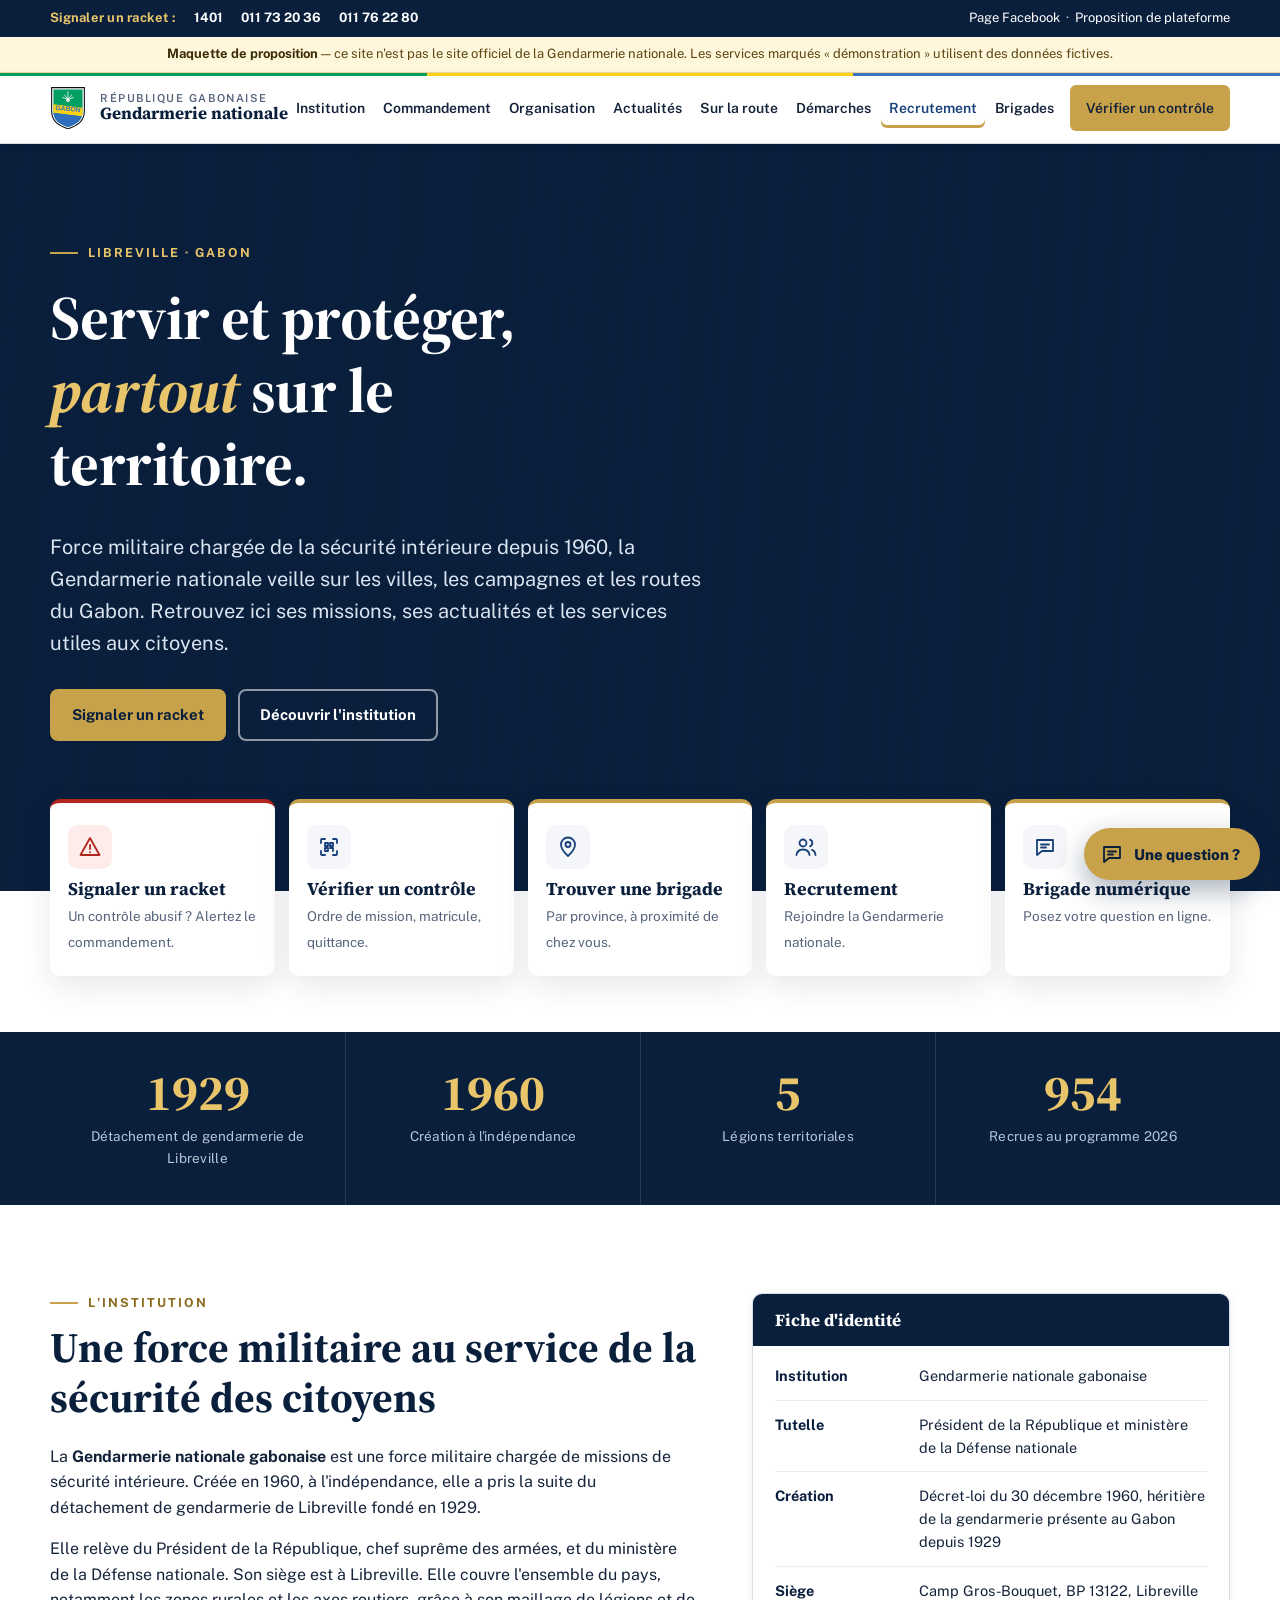
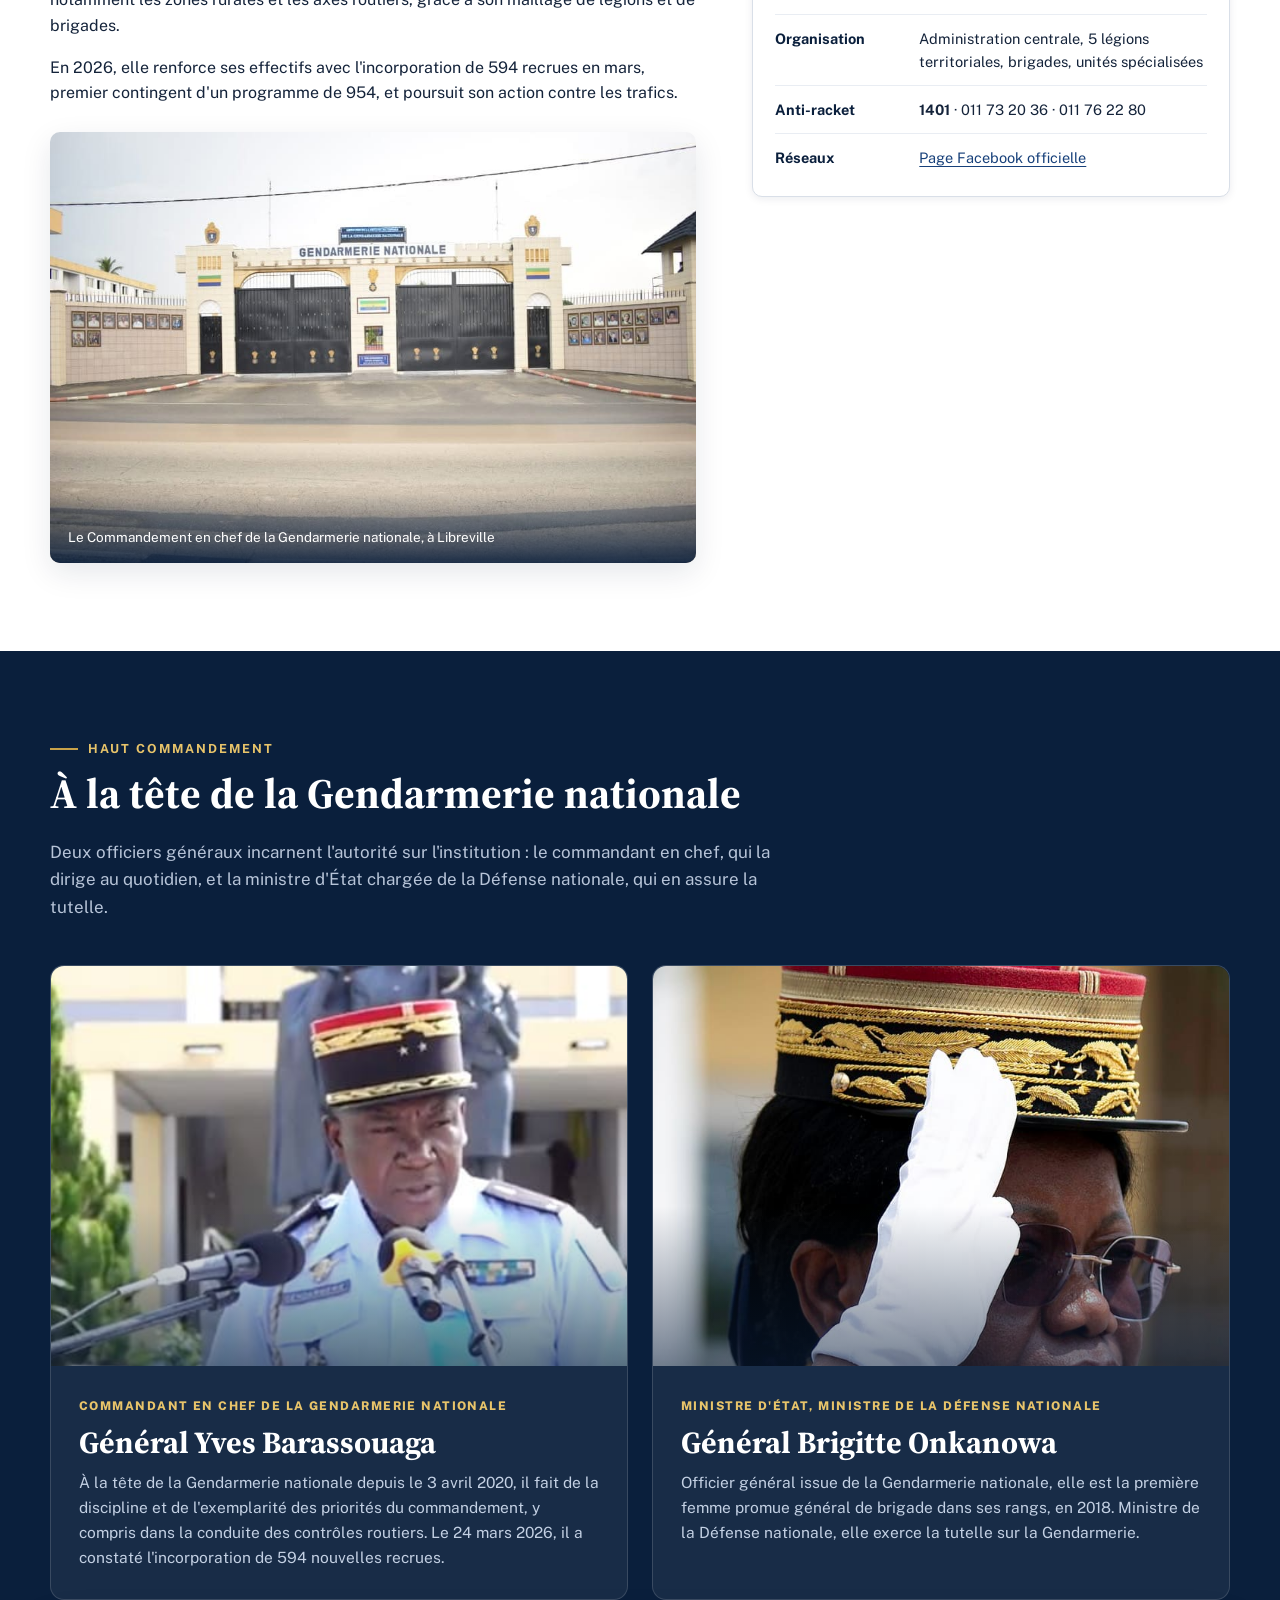
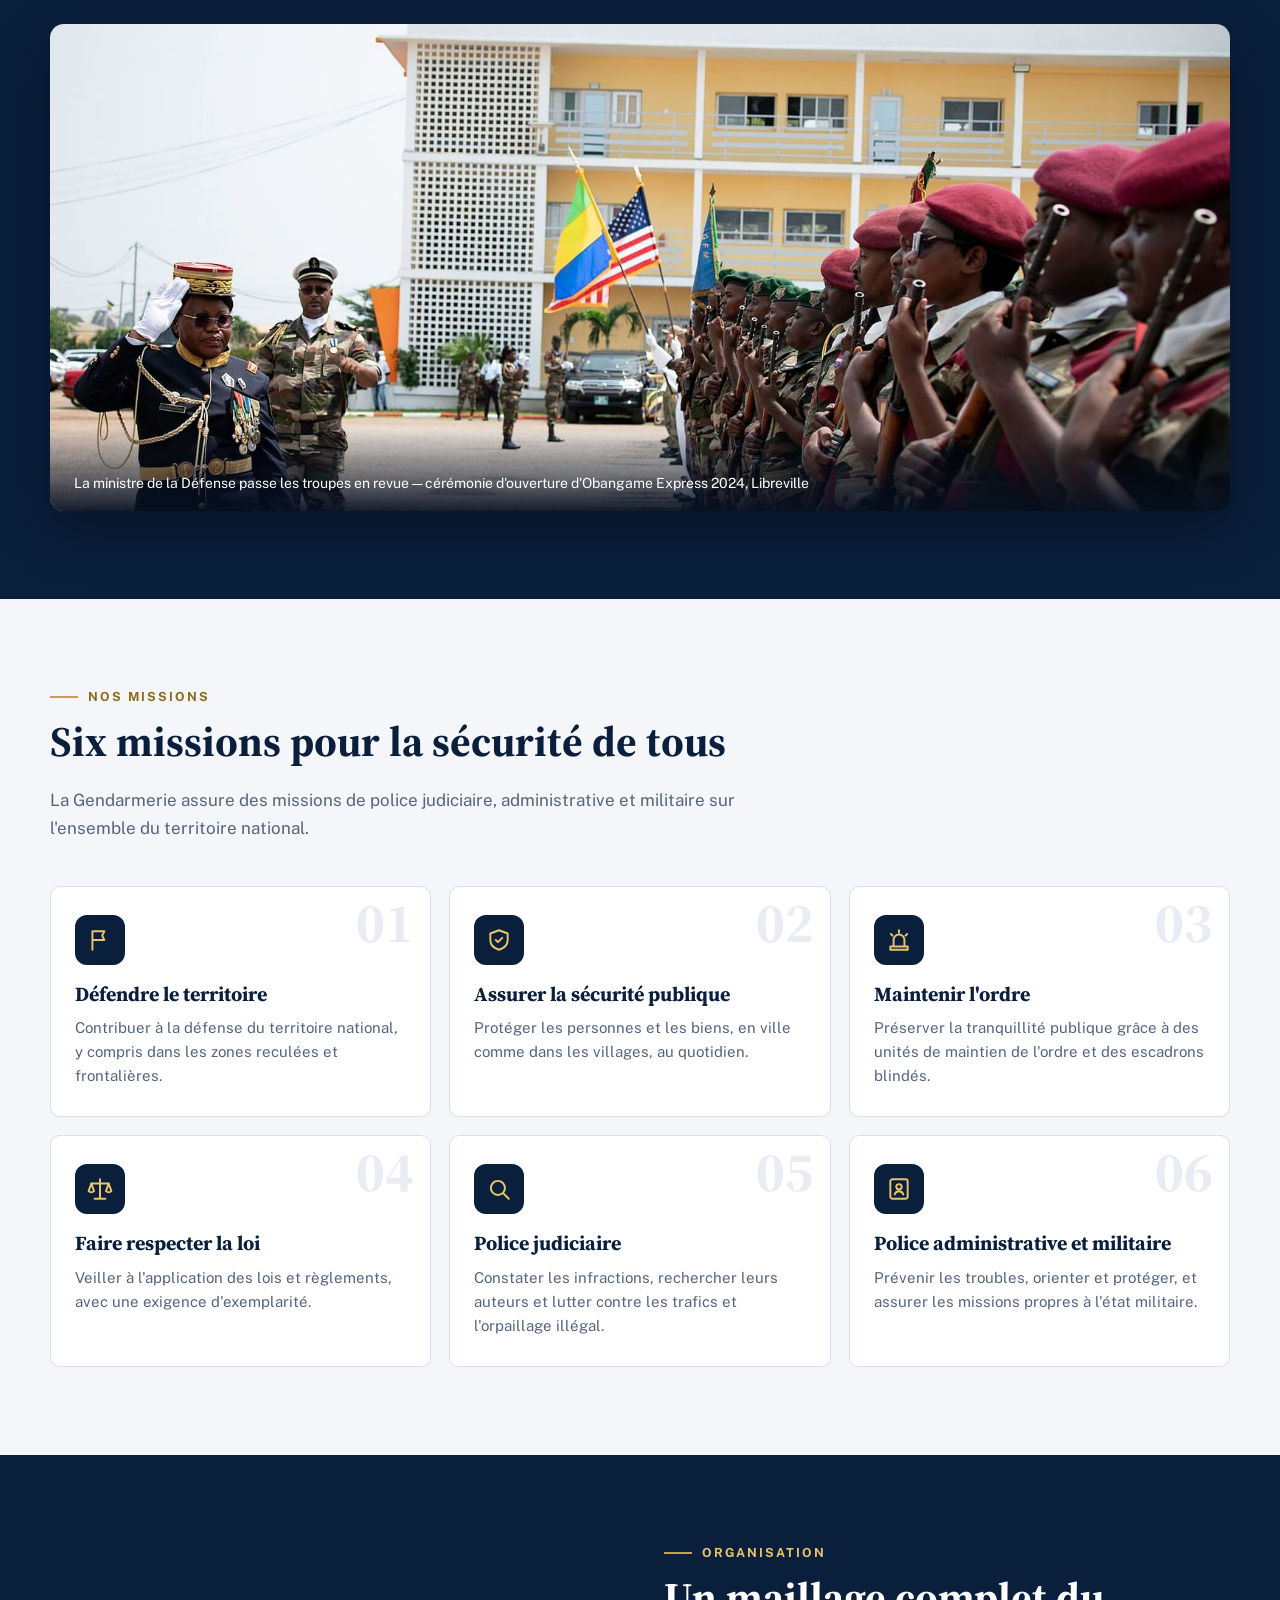
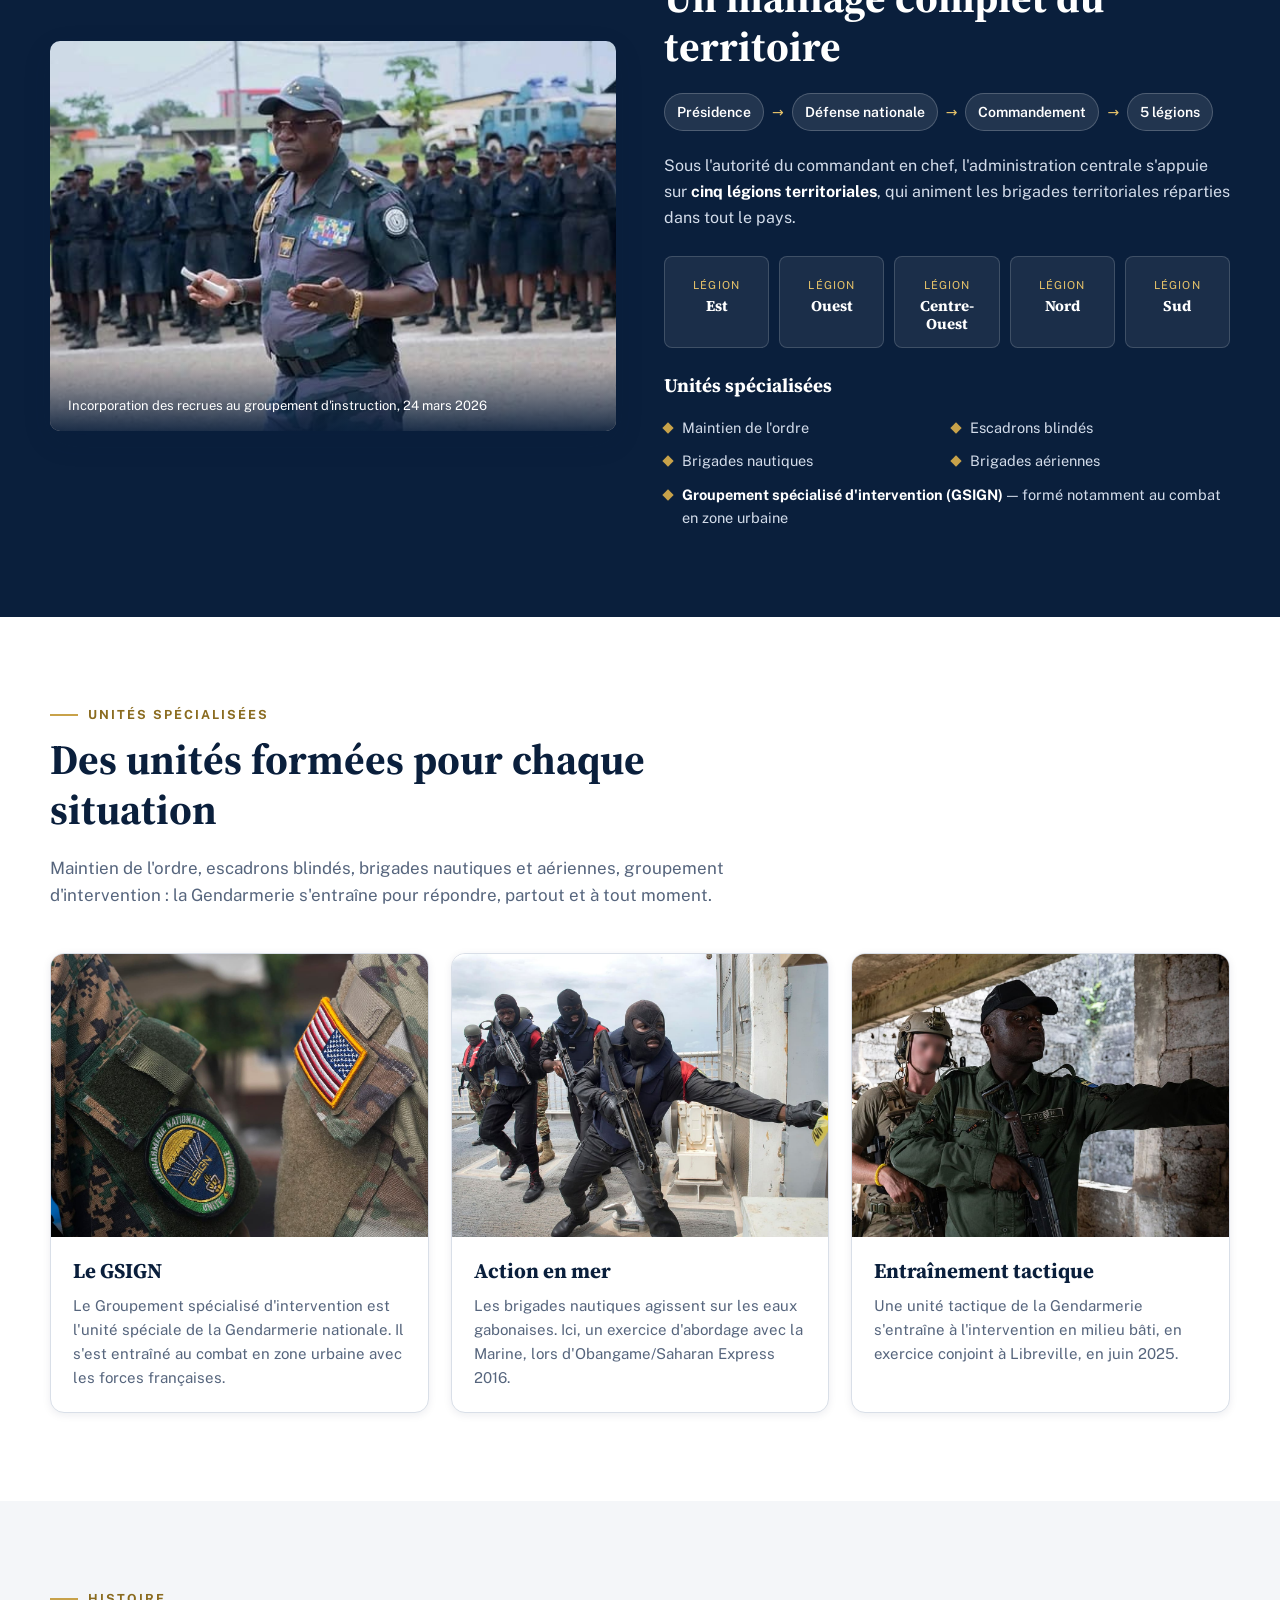
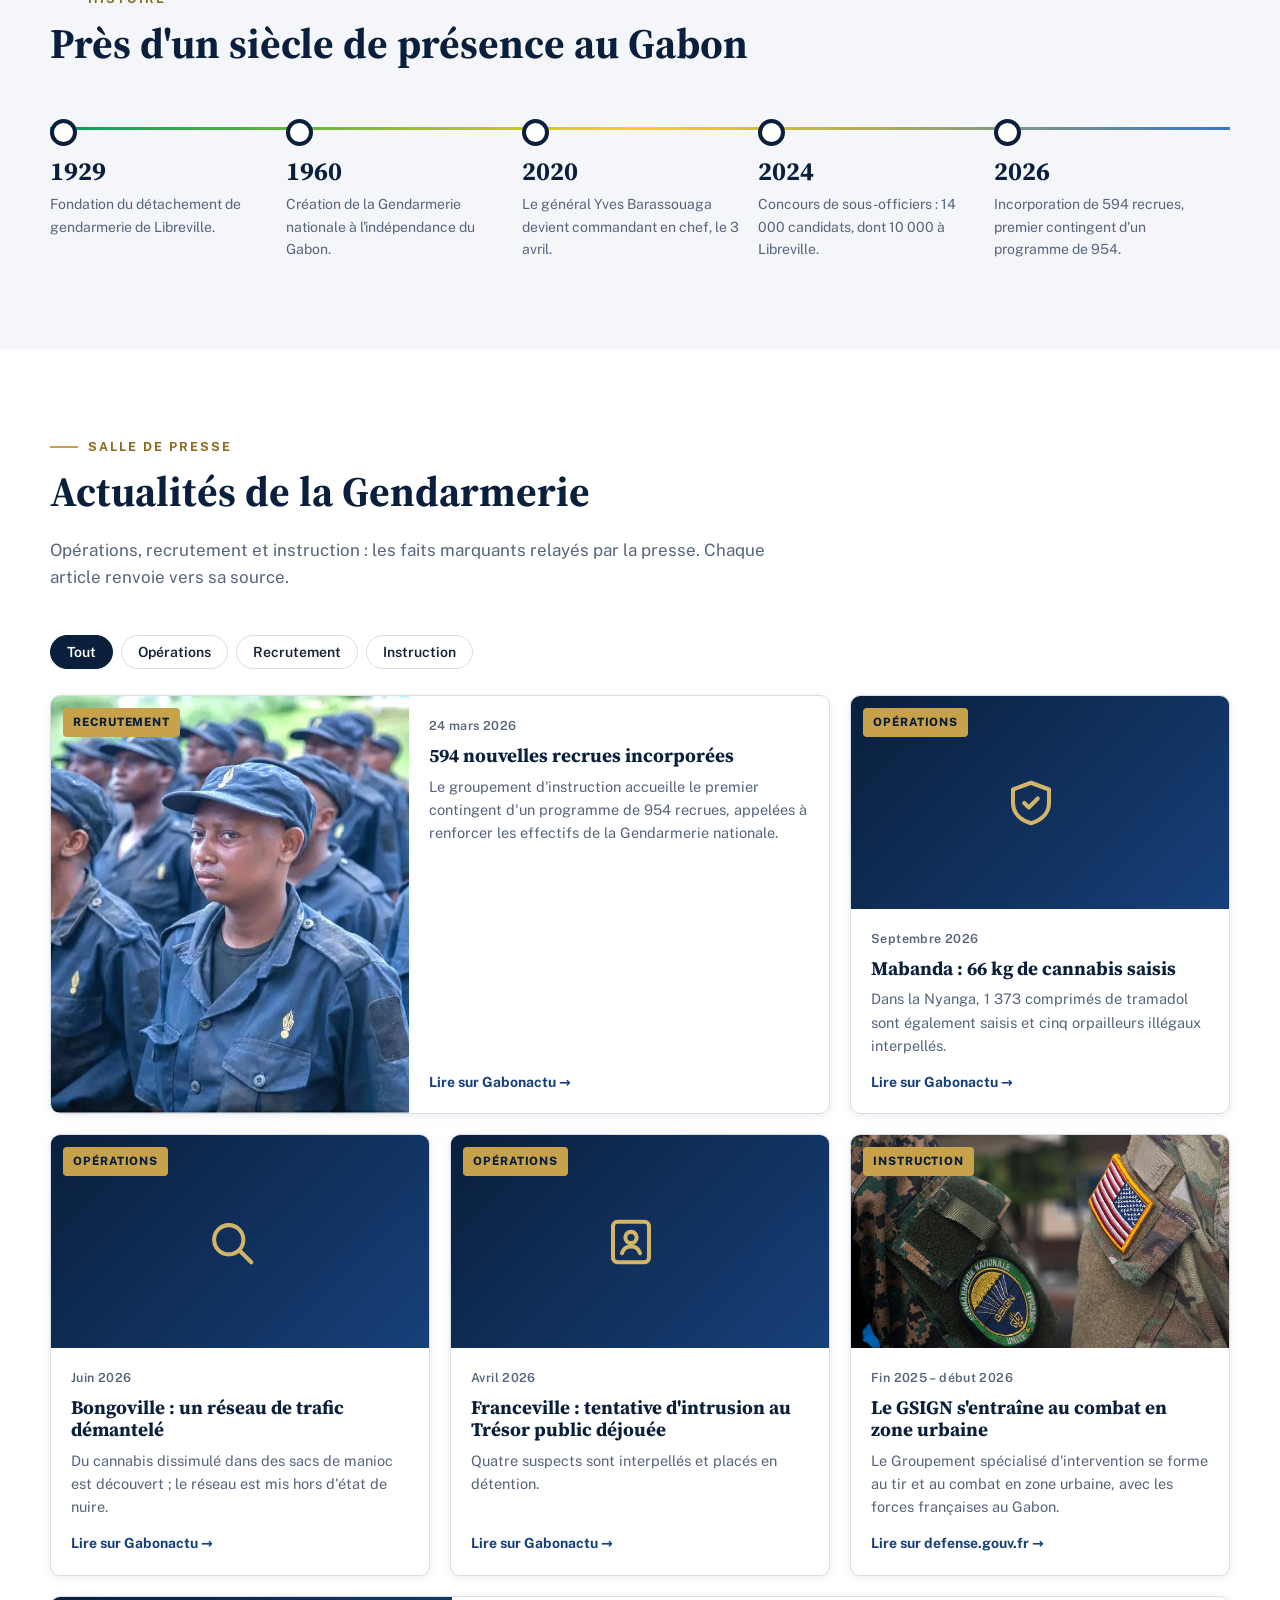
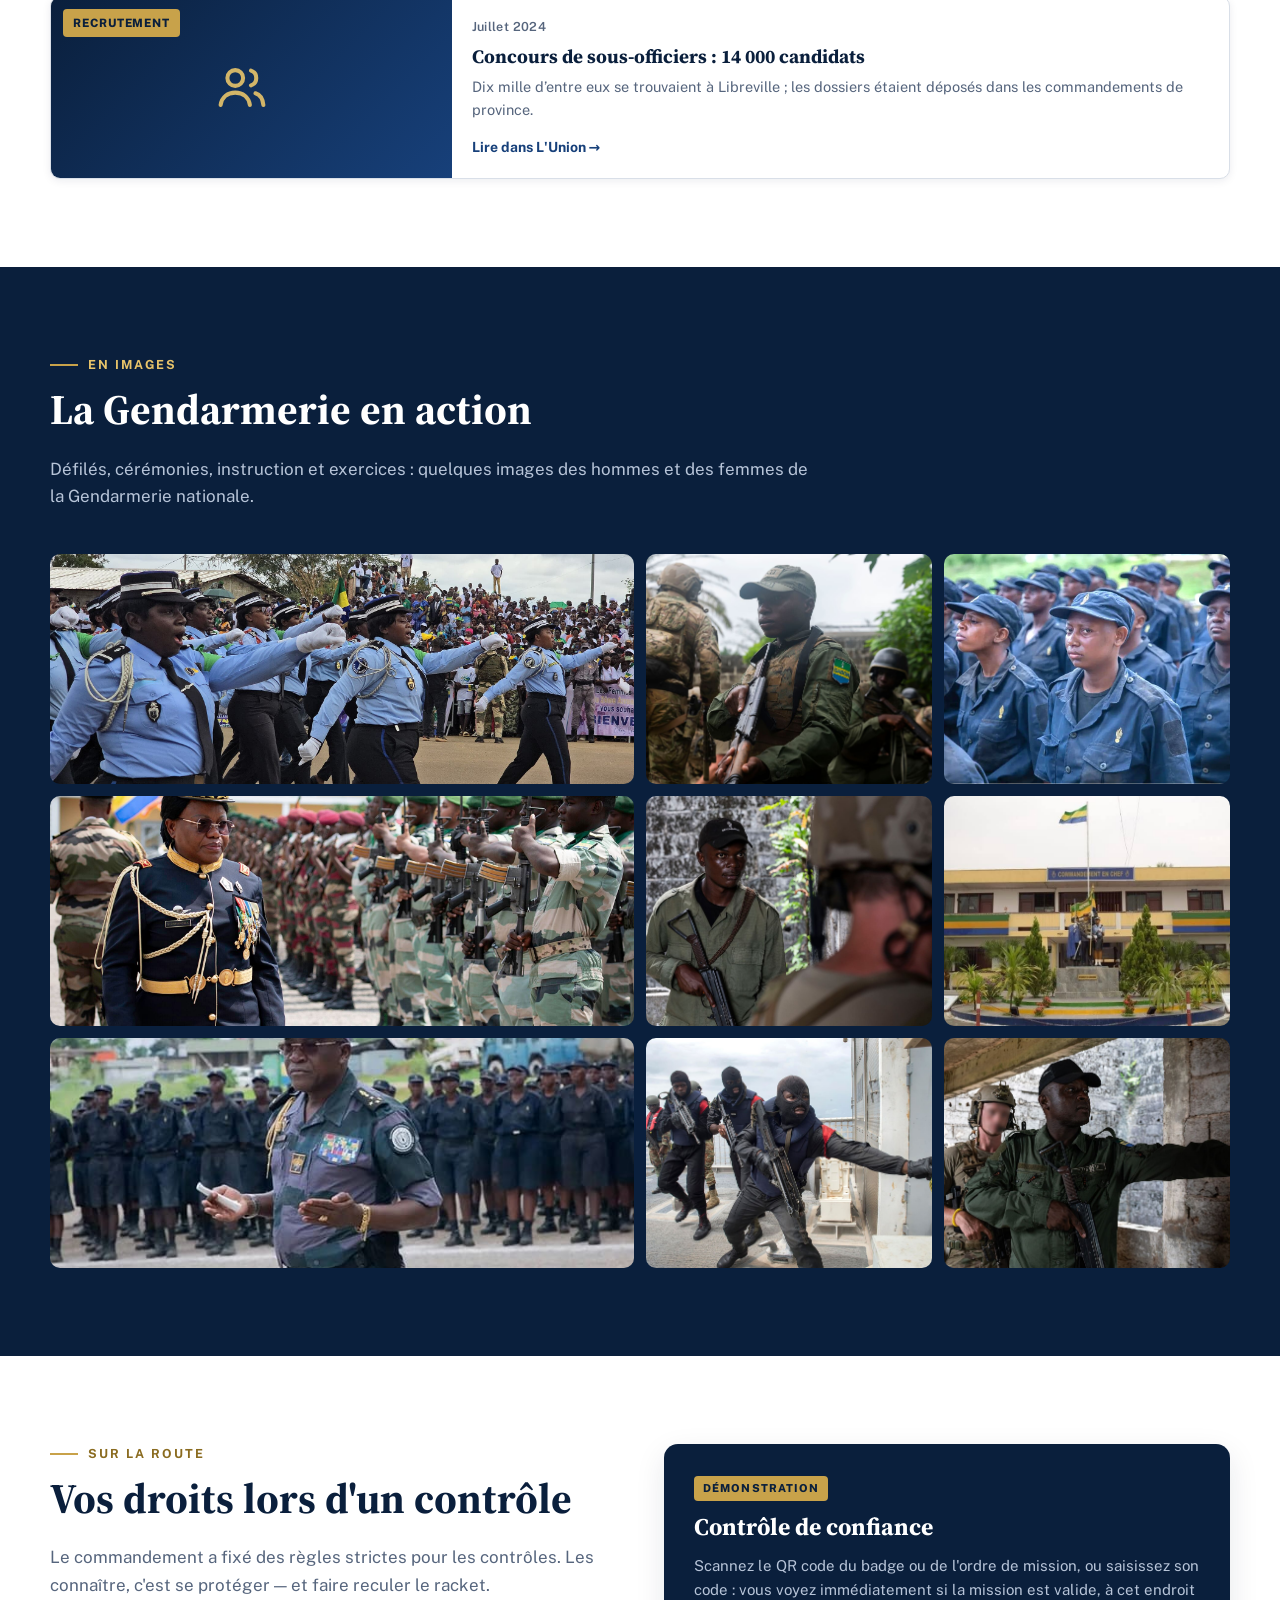
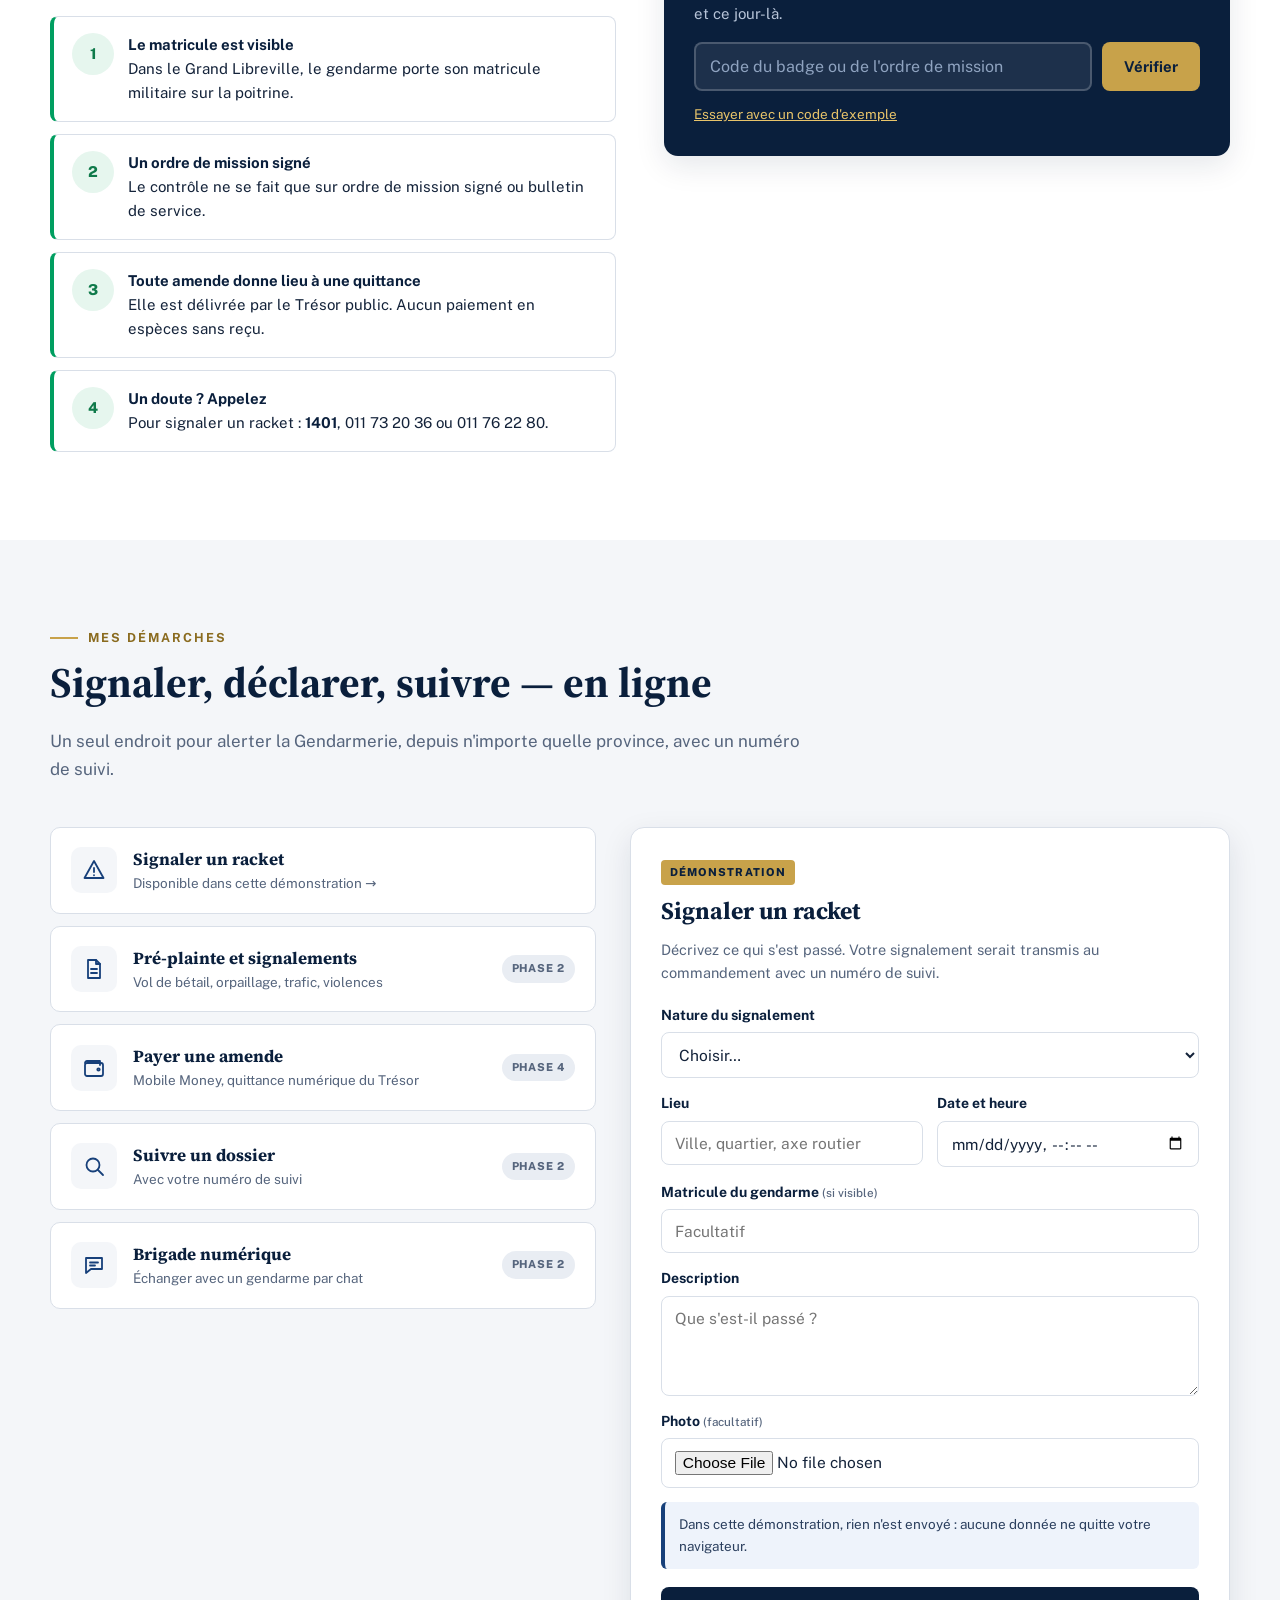
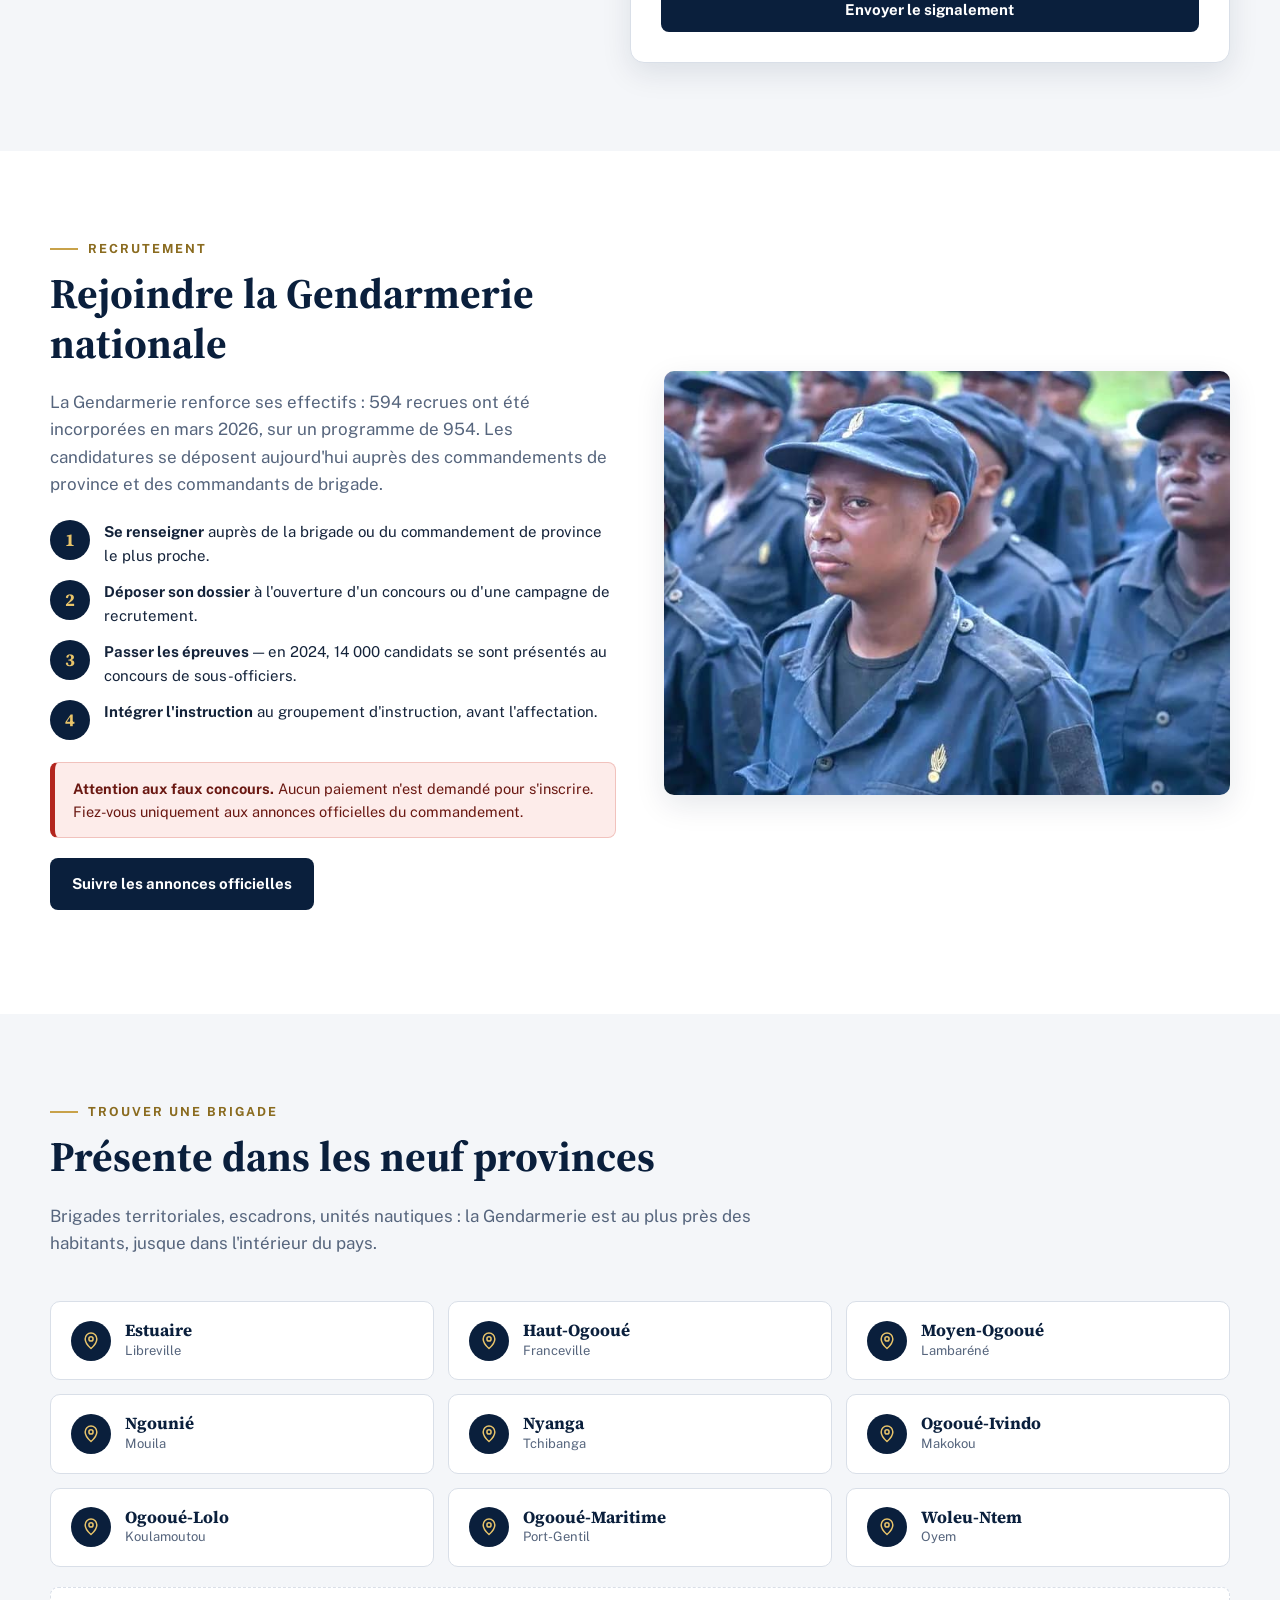
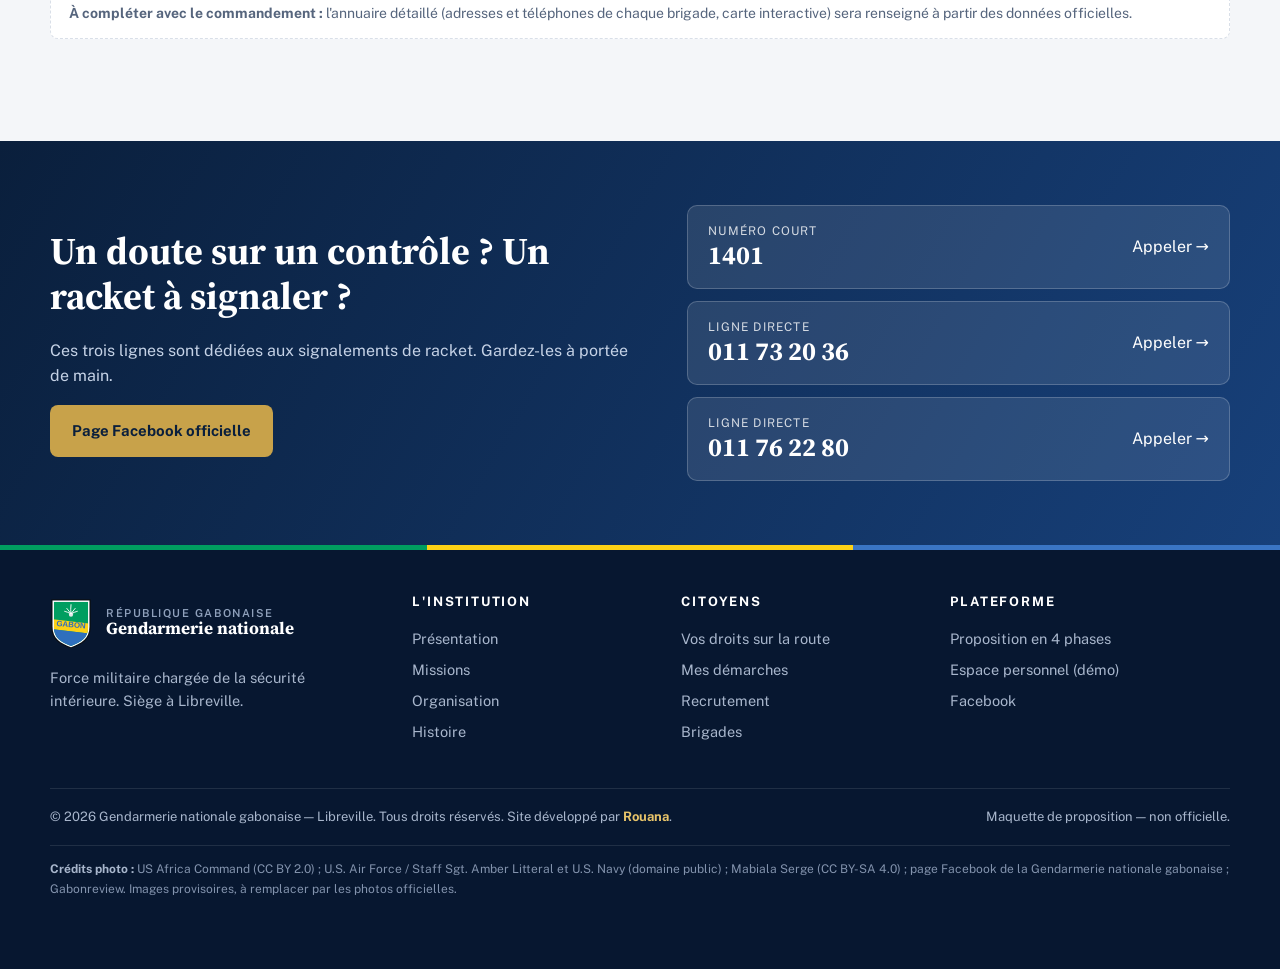
<file: index.html>
<!doctype html>
<html lang="fr">
<head>
<meta charset="utf-8">
<meta name="viewport" content="width=device-width,initial-scale=1">
<title>Gendarmerie nationale gabonaise — Proposition de site institutionnel</title>
<meta name="description" content="Proposition de site institutionnel pour la Gendarmerie nationale gabonaise : missions, organisation, actualités, droits de l'usager sur la route, signalement, recrutement et brigades.">
<meta property="og:title" content="Gendarmerie nationale gabonaise — Proposition de site institutionnel">
<meta property="og:description" content="Un site officiel au service des citoyens : numéros utiles, vérification des contrôles, signalement, recrutement.">
<meta name="theme-color" content="#0a1f3c">
<link rel="icon" href="assets/img/emblem.svg" type="image/svg+xml">
<link rel="preconnect" href="https://fonts.googleapis.com">
<link rel="preconnect" href="https://fonts.gstatic.com" crossorigin>
<link href="https://fonts.googleapis.com/css2?family=Public+Sans:wght@400;500;600;700;800&family=Source+Serif+4:ital,opsz,wght@0,8..60,600;0,8..60,700;1,8..60,600&display=swap" rel="stylesheet">
<link rel="stylesheet" href="assets/css/style.css">
</head>
<body>
<a class="skip" href="#contenu">Aller au contenu</a>

<div class="util">
  <div class="wrap">
    <div class="util__sos"><strong>Signaler un racket :</strong>
      <a class="num" href="tel:1401">1401</a>
      <a class="num" href="tel:+24101732036">011 73 20 36</a>
      <a class="num" href="tel:+24101762280">011 76 22 80</a>
    </div>
    <div class="util__r"><a href="https://www.facebook.com/people/Gendarmerie-Nationale-Gabonaise-Officielle/100068923221450/" target="_blank" rel="noopener">Page Facebook</a> &nbsp;·&nbsp; <a href="plateforme.html">Proposition de plateforme</a></div>
  </div>
</div>
<div class="maquette"><b>Maquette de proposition</b> — ce site n'est pas le site officiel de la Gendarmerie nationale. Les services marqués « démonstration » utilisent des données fictives.</div>

<header class="header">
  <div class="tricolor" style="position:absolute;left:0;right:0;top:0;height:3px"></div>
  <div class="wrap">
    <a class="brand" href="index.html" aria-label="Gendarmerie nationale gabonaise — accueil">
      <img src="assets/img/emblem.svg" alt="">
      <span class="brand__t"><small>République gabonaise</small><b>Gendarmerie nationale</b></span>
    </a>
    <nav class="nav" id="nav" aria-label="Navigation principale">
      <a href="#institution">Institution</a>
      <a href="#commandement">Commandement</a>
      <a href="#organisation">Organisation</a>
      <a href="#actualites">Actualités</a>
      <a href="#route">Sur la route</a>
      <a href="#demarches">Démarches</a>
      <a href="#recrutement">Recrutement</a>
      <a href="#brigades">Brigades</a>
      <a class="btn btn--gold btn--sm" href="#route" style="margin-left:8px">Vérifier un contrôle</a>
    </nav>
    <button class="burger" id="burger" aria-label="Ouvrir le menu" aria-expanded="false"><span></span><span></span><span></span></button>
  </div>
</header>

<main id="contenu">
<!-- HÉRO -->
<div class="hero" id="accueil">
  <div class="hero__bg" aria-hidden="true">
    <div class="slide s1" style="background-image:url(assets/img/hero-defile.jpg)"></div>
    <div class="slide s2" style="background-image:url(assets/img/hero-revue.jpg)"></div>
    <div class="slide s3" style="background-image:url(assets/img/recrues.jpg)"></div>
  </div>
  <div class="wrap">
    <div class="eyebrow">Libreville · Gabon</div>
    <h1>Servir et protéger, <em>partout</em> sur le territoire.</h1>
    <p class="lead">Force militaire chargée de la sécurité intérieure depuis 1960, la Gendarmerie nationale veille sur les villes, les campagnes et les routes du Gabon. Retrouvez ici ses missions, ses actualités et les services utiles aux citoyens.</p>
    <div class="hero__cta">
      <a class="btn btn--gold" href="#demarches">Signaler un racket</a>
      <a class="btn btn--line" href="#institution">Découvrir l'institution</a>
    </div>
  </div>
</div>

<!-- ACCÈS RAPIDES -->
<div class="quick">
  <div class="wrap quick__grid">
    <a class="qcard qcard--alert reveal" href="#demarches"><span class="ic"><svg><use href="assets/img/icons.svg#i-alert"/></svg></span><span><b>Signaler un racket</b><br><span class="d">Un contrôle abusif ? Alertez le commandement.</span></span></a>
    <a class="qcard reveal" href="#route"><span class="ic"><svg><use href="assets/img/icons.svg#i-scan"/></svg></span><span><b>Vérifier un contrôle</b><br><span class="d">Ordre de mission, matricule, quittance.</span></span></a>
    <a class="qcard reveal" href="#brigades"><span class="ic"><svg><use href="assets/img/icons.svg#i-pin"/></svg></span><span><b>Trouver une brigade</b><br><span class="d">Par province, à proximité de chez vous.</span></span></a>
    <a class="qcard reveal" href="#recrutement"><span class="ic"><svg><use href="assets/img/icons.svg#i-users"/></svg></span><span><b>Recrutement</b><br><span class="d">Rejoindre la Gendarmerie nationale.</span></span></a>
    <a class="qcard reveal" href="#" data-open-chat><span class="ic"><svg><use href="assets/img/icons.svg#i-chat"/></svg></span><span><b>Brigade numérique</b><br><span class="d">Posez votre question en ligne.</span></span></a>
  </div>
</div>

<!-- CHIFFRES -->
<div class="stats" style="margin-top:56px">
  <div class="wrap stats__grid">
    <div class="stat"><b data-count="1929">1929</b><span>Détachement de gendarmerie de Libreville</span></div>
    <div class="stat"><b data-count="1960">1960</b><span>Création à l'indépendance</span></div>
    <div class="stat"><b data-count="5">5</b><span>Légions territoriales</span></div>
    <div class="stat"><b data-count="954">954</b><span>Recrues au programme 2026</span></div>
  </div>
</div>

<!-- INSTITUTION -->
<section id="institution">
  <div class="wrap split">
    <div class="reveal">
      <div class="kicker">L'institution</div>
      <h2 style="font-size:clamp(28px,3.4vw,42px)">Une force militaire au service de la sécurité des citoyens</h2>
      <p>La <b>Gendarmerie nationale gabonaise</b> est une force militaire chargée de missions de sécurité intérieure. Créée en 1960, à l'indépendance, elle a pris la suite du détachement de gendarmerie de Libreville fondé en 1929.</p>
      <p>Elle relève du Président de la République, chef suprême des armées, et du ministère de la Défense nationale. Son siège est à Libreville. Elle couvre l'ensemble du pays, notamment les zones rurales et les axes routiers, grâce à son maillage de légions et de brigades.</p>
      <p>En 2026, elle renforce ses effectifs avec l'incorporation de 594 recrues en mars, premier contingent d'un programme de 954, et poursuit son action contre les trafics.</p>
      <figure class="hq">
        <img src="assets/img/portail-commandement.jpg" alt="Portail d'entrée de la Gendarmerie nationale à Libreville" loading="lazy">
        <figcaption>Le Commandement en chef de la Gendarmerie nationale, à Libreville</figcaption>
      </figure>
    </div>
    <aside class="fiche reveal">
      <h3>Fiche d'identité</h3>
      <dl>
        <div><dt>Institution</dt><dd>Gendarmerie nationale gabonaise</dd></div>
        <div><dt>Tutelle</dt><dd>Président de la République et ministère de la Défense nationale</dd></div>
        <div><dt>Création</dt><dd>Décret-loi du 30 décembre 1960, héritière de la gendarmerie présente au Gabon depuis 1929</dd></div>
        <div><dt>Siège</dt><dd>Camp Gros-Bouquet, BP 13122, Libreville</dd></div>
        <div><dt>Organisation</dt><dd>Administration centrale, 5 légions territoriales, brigades, unités spécialisées</dd></div>
        <div><dt>Anti-racket</dt><dd><b>1401</b> · 011 73 20 36 · 011 76 22 80</dd></div>
        <div><dt>Réseaux</dt><dd><a href="https://www.facebook.com/people/Gendarmerie-Nationale-Gabonaise-Officielle/100068923221450/" target="_blank" rel="noopener">Page Facebook officielle</a></dd></div>
      </dl>
    </aside>
  </div>
</section>


<!-- COMMANDEMENT -->
<section class="sec--dark" id="commandement">
  <div class="wrap">
    <div class="sec-h reveal"><div class="kicker">Haut commandement</div><h2>À la tête de la Gendarmerie nationale</h2><p>Deux officiers généraux incarnent l'autorité sur l'institution : le commandant en chef, qui la dirige au quotidien, et la ministre d'État chargée de la Défense nationale, qui en assure la tutelle.</p></div>
    <div class="gen">
      <article class="gcard reveal">
        <div class="gcard__i"><img src="assets/img/commandant.jpg" alt="Le général Yves Barassouaga, commandant en chef de la Gendarmerie nationale" loading="lazy" style="object-position:50% 12%"></div>
        <div class="gcard__b">
          <span class="tag">Commandant en chef de la Gendarmerie nationale</span>
          <h3>Général Yves Barassouaga</h3>
          <p>À la tête de la Gendarmerie nationale depuis le 3 avril 2020, il fait de la discipline et de l'exemplarité des priorités du commandement, y compris dans la conduite des contrôles routiers. Le 24 mars 2026, il a constaté l'incorporation de 594 nouvelles recrues.</p>
        </div>
      </article>
      <article class="gcard reveal">
        <div class="gcard__i"><img src="assets/img/general-onkanowa.jpg" alt="Le général Brigitte Onkanowa, ministre d'État, ministre de la Défense nationale" loading="lazy" style="object-position:50% 8%"></div>
        <div class="gcard__b">
          <span class="tag">Ministre d'État, ministre de la Défense nationale</span>
          <h3>Général Brigitte Onkanowa</h3>
          <p>Officier général issue de la Gendarmerie nationale, elle est la première femme promue général de brigade dans ses rangs, en 2018. Ministre de la Défense nationale, elle exerce la tutelle sur la Gendarmerie.</p>
        </div>
      </article>
    </div>
    <figure class="revue reveal">
      <img src="assets/img/revue-ministre.jpg" alt="La ministre de la Défense passe en revue une unité en armes" loading="lazy">
      <figcaption>La ministre de la Défense passe les troupes en revue — cérémonie d'ouverture d'Obangame Express 2024, Libreville</figcaption>
    </figure>
  </div>
</section>

<!-- MISSIONS -->
<section class="sec--alt" id="missions">
  <div class="wrap">
    <div class="sec-h reveal"><div class="kicker">Nos missions</div><h2>Six missions pour la sécurité de tous</h2><p>La Gendarmerie assure des missions de police judiciaire, administrative et militaire sur l'ensemble du territoire national.</p></div>
    <div class="mgrid">
      <article class="mcard reveal"><span class="n">01</span><div class="ic"><svg><use href="assets/img/icons.svg#i-flag"/></svg></div><h3>Défendre le territoire</h3><p>Contribuer à la défense du territoire national, y compris dans les zones reculées et frontalières.</p></article>
      <article class="mcard reveal"><span class="n">02</span><div class="ic"><svg><use href="assets/img/icons.svg#i-shield"/></svg></div><h3>Assurer la sécurité publique</h3><p>Protéger les personnes et les biens, en ville comme dans les villages, au quotidien.</p></article>
      <article class="mcard reveal"><span class="n">03</span><div class="ic"><svg><use href="assets/img/icons.svg#i-siren"/></svg></div><h3>Maintenir l'ordre</h3><p>Préserver la tranquillité publique grâce à des unités de maintien de l'ordre et des escadrons blindés.</p></article>
      <article class="mcard reveal"><span class="n">04</span><div class="ic"><svg><use href="assets/img/icons.svg#i-scale"/></svg></div><h3>Faire respecter la loi</h3><p>Veiller à l'application des lois et règlements, avec une exigence d'exemplarité.</p></article>
      <article class="mcard reveal"><span class="n">05</span><div class="ic"><svg><use href="assets/img/icons.svg#i-search"/></svg></div><h3>Police judiciaire</h3><p>Constater les infractions, rechercher leurs auteurs et lutter contre les trafics et l'orpaillage illégal.</p></article>
      <article class="mcard reveal"><span class="n">06</span><div class="ic"><svg><use href="assets/img/icons.svg#i-badge"/></svg></div><h3>Police administrative et militaire</h3><p>Prévenir les troubles, orienter et protéger, et assurer les missions propres à l'état militaire.</p></article>
    </div>
  </div>
</section>

<!-- ORGANISATION -->
<section class="sec--dark" id="organisation">
  <div class="wrap org">
    <figure class="org__photo reveal" style="margin:0">
      <img src="assets/img/instruction.jpg" alt="Un officier s'adresse à une unité de gendarmes en rang lors de l'incorporation des recrues" loading="lazy">
      <figcaption>Incorporation des recrues au groupement d'instruction, 24 mars 2026</figcaption>
    </figure>
    <div class="reveal">
      <div class="kicker">Organisation</div>
      <h2 style="font-size:clamp(28px,3.4vw,42px)">Un maillage complet du territoire</h2>
      <div class="chain"><span>Présidence</span><i>→</i><span>Défense nationale</span><i>→</i><span>Commandement</span><i>→</i><span>5 légions</span></div>
      <p>Sous l'autorité du commandant en chef, l'administration centrale s'appuie sur <b style="color:#fff">cinq légions territoriales</b>, qui animent les brigades territoriales réparties dans tout le pays.</p>
      <div class="legions">
        <div class="leg"><small>Légion</small><b>Est</b></div>
        <div class="leg"><small>Légion</small><b>Ouest</b></div>
        <div class="leg"><small>Légion</small><b>Centre-Ouest</b></div>
        <div class="leg"><small>Légion</small><b>Nord</b></div>
        <div class="leg"><small>Légion</small><b>Sud</b></div>
      </div>
      <h3 style="font-size:19px;margin-top:26px">Unités spécialisées</h3>
      <ul class="units">
        <li>Maintien de l'ordre</li>
        <li>Escadrons blindés</li>
        <li>Brigades nautiques</li>
        <li>Brigades aériennes</li>
        <li style="grid-column:1/-1"><span><b style="color:#fff">Groupement spécialisé d'intervention (GSIGN)</b> — formé notamment au combat en zone urbaine</span></li>
      </ul>
    </div>
  </div>
</section>


<!-- UNITÉS SPÉCIALISÉES -->
<section id="unites">
  <div class="wrap">
    <div class="sec-h reveal"><div class="kicker">Unités spécialisées</div><h2>Des unités formées pour chaque situation</h2><p>Maintien de l'ordre, escadrons blindés, brigades nautiques et aériennes, groupement d'intervention : la Gendarmerie s'entraîne pour répondre, partout et à tout moment.</p></div>
    <div class="ucards">
      <article class="ucard reveal"><div class="ucard__i"><img src="assets/img/gsign-ecusson.jpg" alt="Écusson du GSIGN, Gendarmerie nationale — unité spéciale" loading="lazy"></div><div class="ucard__b"><h3>Le GSIGN</h3><p>Le Groupement spécialisé d'intervention est l'unité spéciale de la Gendarmerie nationale. Il s'est entraîné au combat en zone urbaine avec les forces françaises.</p></div></article>
      <article class="ucard reveal"><div class="ucard__i"><img src="assets/img/action-mer.jpg" alt="Gendarmes et marins gabonais lors d'un exercice d'abordage à bord d'un navire" loading="lazy"></div><div class="ucard__b"><h3>Action en mer</h3><p>Les brigades nautiques agissent sur les eaux gabonaises. Ici, un exercice d'abordage avec la Marine, lors d'Obangame/Saharan Express 2016.</p></div></article>
      <article class="ucard reveal"><div class="ucard__i"><img src="assets/img/unite-tactique-2.jpg" alt="Gendarme gabonais lors d'un exercice tactique conjoint à Libreville" loading="lazy"></div><div class="ucard__b"><h3>Entraînement tactique</h3><p>Une unité tactique de la Gendarmerie s'entraîne à l'intervention en milieu bâti, en exercice conjoint à Libreville, en juin 2025.</p></div></article>
    </div>
  </div>
</section>

<!-- HISTOIRE -->
<section class="sec--alt" id="histoire">
  <div class="wrap">
    <div class="sec-h reveal"><div class="kicker">Histoire</div><h2>Près d'un siècle de présence au Gabon</h2></div>
    <div class="tl">
      <div class="tl__i reveal"><b>1929</b><p>Fondation du détachement de gendarmerie de Libreville.</p></div>
      <div class="tl__i reveal"><b>1960</b><p>Création de la Gendarmerie nationale à l'indépendance du Gabon.</p></div>
      <div class="tl__i reveal"><b>2020</b><p>Le général Yves Barassouaga devient commandant en chef, le 3 avril.</p></div>
      <div class="tl__i reveal"><b>2024</b><p>Concours de sous-officiers : 14 000 candidats, dont 10 000 à Libreville.</p></div>
      <div class="tl__i reveal"><b>2026</b><p>Incorporation de 594 recrues, premier contingent d'un programme de 954.</p></div>
    </div>
  </div>
</section>

<!-- ACTUALITÉS -->
<section id="actualites">
  <div class="wrap">
    <div class="sec-h reveal"><div class="kicker">Salle de presse</div><h2>Actualités de la Gendarmerie</h2><p>Opérations, recrutement et instruction : les faits marquants relayés par la presse. Chaque article renvoie vers sa source.</p></div>
    <div class="chips" role="group" aria-label="Filtrer les actualités">
      <button class="chip on" data-f="all">Tout</button>
      <button class="chip" data-f="op">Opérations</button>
      <button class="chip" data-f="rec">Recrutement</button>
      <button class="chip" data-f="ins">Instruction</button>
    </div>
    <div class="ngrid">
      <article class="news news--big reveal" data-c="rec">
        <div class="news__img" style="background-image:url(assets/img/recrues.jpg)"><span class="cat">Recrutement</span></div>
        <div class="news__b"><time>24 mars 2026</time><h3>594 nouvelles recrues incorporées</h3><p>Le groupement d'instruction accueille le premier contingent d'un programme de 954 recrues, appelées à renforcer les effectifs de la Gendarmerie nationale.</p><a class="more" href="https://gabonactu.com/blog/2026/03/24/gendarmerie-nationale-une-premiere-cuvee-de-594-nouvelles-recrues-en-casernement" target="_blank" rel="noopener">Lire sur Gabonactu</a></div>
      </article>
      <article class="news reveal" data-c="op">
        <div class="news__img ph"><svg><use href="assets/img/icons.svg#i-shield"/></svg><span class="cat">Opérations</span></div>
        <div class="news__b"><time>Septembre 2026</time><h3>Mabanda : 66 kg de cannabis saisis</h3><p>Dans la Nyanga, 1 373 comprimés de tramadol sont également saisis et cinq orpailleurs illégaux interpellés.</p><a class="more" href="https://gabonactu.com/blog/2026/09/16/tchibanga-orpailleurs-illegaux-et-dealers-pris-en-flagrant-delit" target="_blank" rel="noopener">Lire sur Gabonactu</a></div>
      </article>
      <article class="news reveal" data-c="op">
        <div class="news__img ph"><svg><use href="assets/img/icons.svg#i-search"/></svg><span class="cat">Opérations</span></div>
        <div class="news__b"><time>Juin 2026</time><h3>Bongoville : un réseau de trafic démantelé</h3><p>Du cannabis dissimulé dans des sacs de manioc est découvert ; le réseau est mis hors d'état de nuire.</p><a class="more" href="https://gabonactu.com/blog/2026/06/10/leconi-bongoville-du-cannabis-enfouis-dans-des-sacs-de-maniocs/" target="_blank" rel="noopener">Lire sur Gabonactu</a></div>
      </article>
      <article class="news reveal" data-c="op">
        <div class="news__img ph"><svg><use href="assets/img/icons.svg#i-badge"/></svg><span class="cat">Opérations</span></div>
        <div class="news__b"><time>Avril 2026</time><h3>Franceville : tentative d'intrusion au Trésor public déjouée</h3><p>Quatre suspects sont interpellés et placés en détention.</p><a class="more" href="https://gabonactu.com/blog/2026/04/17/franceville-tentative-avortee-au-tresor-public-quatre-suspects-places-en-detention/" target="_blank" rel="noopener">Lire sur Gabonactu</a></div>
      </article>
      <article class="news reveal" data-c="ins">
        <div class="news__img" style="background-image:url(assets/img/gsign-ecusson.jpg)"><span class="cat">Instruction</span></div>
        <div class="news__b"><time>Fin 2025 – début 2026</time><h3>Le GSIGN s'entraîne au combat en zone urbaine</h3><p>Le Groupement spécialisé d'intervention se forme au tir et au combat en zone urbaine, avec les forces françaises au Gabon.</p><a class="more" href="https://www.defense.gouv.fr/operations/actualites/gabon-entrainement-au-tir-au-combat-zone-urbaine-gendarmerie-nationale-gabonaise" target="_blank" rel="noopener">Lire sur defense.gouv.fr</a></div>
      </article>
      <article class="news news--full reveal" data-c="rec">
        <div class="news__img ph"><svg><use href="assets/img/icons.svg#i-users"/></svg><span class="cat">Recrutement</span></div>
        <div class="news__b"><time>Juillet 2024</time><h3>Concours de sous-officiers : 14 000 candidats</h3><p>Dix mille d’entre eux se trouvaient à Libreville ; les dossiers étaient déposés dans les commandements de province.</p><a class="more" href="https://union.sonapresse.com/fr/gendarmerie-quatorze-mille-candidats-en-lice" target="_blank" rel="noopener">Lire dans L'Union</a></div>
      </article>
    </div>
  </div>
</section>


<!-- GALERIE -->
<section class="sec--dark" id="galerie">
  <div class="wrap">
    <div class="sec-h reveal"><div class="kicker">En images</div><h2>La Gendarmerie en action</h2><p>Défilés, cérémonies, instruction et exercices : quelques images des hommes et des femmes de la Gendarmerie nationale.</p></div>
    <div class="mosaic">
      <figure class="m m--w reveal"><img src="assets/img/hero-defile.jpg" alt="Défilé des femmes gendarmes à Tchibanga" loading="lazy"><figcaption>Défilé des femmes gendarmes — Tchibanga, 30 août 2025</figcaption></figure>
      <figure class="m reveal"><img src="assets/img/unite-patch-gabon.jpg" alt="Gendarme portant l'écusson Gabon à la grenade enflammée" loading="lazy"><figcaption>L'écusson « Gabon » à la grenade enflammée</figcaption></figure>
      <figure class="m reveal"><img src="assets/img/recrues.jpg" alt="Jeunes recrues en rang" loading="lazy"><figcaption>Jeunes recrues au groupement d'instruction</figcaption></figure>
      <figure class="m m--w reveal"><img src="assets/img/hero-revue.jpg" alt="Cérémonie militaire à Libreville" loading="lazy"><figcaption>Cérémonie militaire — Libreville, 2024</figcaption></figure>
      <figure class="m reveal"><img src="assets/img/unite-tactique-1.jpg" alt="Gendarme gabonais lors d'un exercice conjoint" loading="lazy"><figcaption>Exercice conjoint — Libreville, 2025</figcaption></figure>
      <figure class="m reveal"><img src="assets/img/siege-commandement.jpg" alt="Façade du Commandement en chef de la Gendarmerie nationale" loading="lazy"><figcaption>Le Commandement en chef</figcaption></figure>
      <figure class="m m--w reveal"><img src="assets/img/instruction.jpg" alt="Un officier devant une unité de gendarmes" loading="lazy"><figcaption>Incorporation des recrues — 24 mars 2026</figcaption></figure>
      <figure class="m reveal"><img src="assets/img/action-mer.jpg" alt="Exercice d'abordage" loading="lazy"><figcaption>Exercice d'abordage avec la Marine</figcaption></figure>
      <figure class="m reveal"><img src="assets/img/unite-tactique-2.jpg" alt="Gendarme gabonais en exercice tactique" loading="lazy"><figcaption>Entraînement tactique — juin 2025</figcaption></figure>
    </div>
  </div>
</section>

<!-- SUR LA ROUTE -->
<section id="route">
  <div class="wrap route">
    <div class="reveal">
      <div class="kicker">Sur la route</div>
      <h2 style="font-size:clamp(28px,3.4vw,42px)">Vos droits lors d'un contrôle</h2>
      <p style="color:var(--muted);font-size:17px">Le commandement a fixé des règles strictes pour les contrôles. Les connaître, c'est se protéger — et faire reculer le racket.</p>
      <ul class="rights">
        <li><span class="k">1</span><span><b>Le matricule est visible</b>Dans le Grand Libreville, le gendarme porte son matricule militaire sur la poitrine.</span></li>
        <li><span class="k">2</span><span><b>Un ordre de mission signé</b>Le contrôle ne se fait que sur ordre de mission signé ou bulletin de service.</span></li>
        <li><span class="k">3</span><span><b>Toute amende donne lieu à une quittance</b>Elle est délivrée par le Trésor public. Aucun paiement en espèces sans reçu.</span></li>
        <li><span class="k">4</span><span><b>Un doute ? Appelez</b>Pour signaler un racket : <b style="display:inline">1401</b>, 011 73 20 36 ou 011 76 22 80.</span></li>
      </ul>
    </div>
    <div class="verify reveal" id="verify">
      <span class="demo-tag">Démonstration</span>
      <h3>Contrôle de confiance</h3>
      <p>Scannez le QR code du badge ou de l'ordre de mission, ou saisissez son code : vous voyez immédiatement si la mission est valide, à cet endroit et ce jour-là.</p>
      <form id="verify-form" autocomplete="off">
        <input id="vcode" type="text" placeholder="Code du badge ou de l'ordre de mission" aria-label="Code à vérifier">
        <button class="btn btn--gold" type="submit">Vérifier</button>
      </form>
      <button class="try" id="vtry" type="button">Essayer avec un code d'exemple</button>
      <div class="vres" id="vres" role="status" aria-live="polite"></div>
    </div>
  </div>
</section>

<!-- DÉMARCHES -->
<section class="sec--alt" id="demarches">
  <div class="wrap">
    <div class="sec-h reveal"><div class="kicker">Mes démarches</div><h2>Signaler, déclarer, suivre — en ligne</h2><p>Un seul endroit pour alerter la Gendarmerie, depuis n'importe quelle province, avec un numéro de suivi.</p></div>
    <div class="dgrid">
      <div class="dlist reveal">
        <div class="dline"><span class="ic"><svg><use href="assets/img/icons.svg#i-alert"/></svg></span><span><b>Signaler un racket</b><span>Disponible dans cette démonstration →</span></span></div>
        <div class="dline"><span class="ic"><svg><use href="assets/img/icons.svg#i-doc"/></svg></span><span><b>Pré-plainte et signalements</b><span>Vol de bétail, orpaillage, trafic, violences</span></span><em class="soon" style="font-style:normal">Phase 2</em></div>
        <div class="dline"><span class="ic"><svg><use href="assets/img/icons.svg#i-wallet"/></svg></span><span><b>Payer une amende</b><span>Mobile Money, quittance numérique du Trésor</span></span><em class="soon" style="font-style:normal">Phase 4</em></div>
        <div class="dline"><span class="ic"><svg><use href="assets/img/icons.svg#i-search"/></svg></span><span><b>Suivre un dossier</b><span>Avec votre numéro de suivi</span></span><em class="soon" style="font-style:normal">Phase 2</em></div>
        <div class="dline"><span class="ic"><svg><use href="assets/img/icons.svg#i-chat"/></svg></span><span><b>Brigade numérique</b><span>Échanger avec un gendarme par chat</span></span><em class="soon" style="font-style:normal">Phase 2</em></div>
      </div>
      <div class="form reveal" id="signal">
        <div id="sig-form-wrap">
          <span class="demo-tag" style="display:inline-block;background:var(--gold);color:var(--navy);font-size:11px;font-weight:800;letter-spacing:.1em;padding:4px 9px;border-radius:4px;text-transform:uppercase;margin-bottom:12px">Démonstration</span>
          <h3>Signaler un racket</h3>
          <p class="sub">Décrivez ce qui s'est passé. Votre signalement serait transmis au commandement avec un numéro de suivi.</p>
          <form id="sig-form">
            <div class="fld"><label for="s-type">Nature du signalement</label>
              <select id="s-type" required><option value="">Choisir…</option><option>Demande d'argent sans quittance</option><option>Contrôle sans ordre de mission</option><option>Matricule non visible</option><option>Barrage non autorisé</option><option>Autre</option></select></div>
            <div class="frow">
              <div class="fld"><label for="s-lieu">Lieu</label><input id="s-lieu" type="text" placeholder="Ville, quartier, axe routier" required></div>
              <div class="fld"><label for="s-date">Date et heure</label><input id="s-date" type="datetime-local" required></div>
            </div>
            <div class="fld"><label for="s-mat">Matricule du gendarme <small>(si visible)</small></label><input id="s-mat" type="text" placeholder="Facultatif"></div>
            <div class="fld"><label for="s-desc">Description</label><textarea id="s-desc" placeholder="Que s'est-il passé ?" required></textarea></div>
            <div class="fld"><label for="s-photo">Photo <small>(facultatif)</small></label><input id="s-photo" type="file" accept="image/*"></div>
            <div class="notice">Dans cette démonstration, rien n'est envoyé : aucune donnée ne quitte votre navigateur.</div>
            <button class="btn btn--navy" type="submit" style="width:100%">Envoyer le signalement</button>
          </form>
        </div>
        <div class="sent" id="sig-sent">
          <div class="big">✓</div>
          <h3>Signalement enregistré (exemple)</h3>
          <code id="sig-ref">SR-000000</code>
          <p style="color:var(--muted);font-size:14.5px">Dans la version réelle, ce numéro permettrait de suivre le traitement du dossier. Vous pouvez aussi appeler le <b>1401</b>.</p>
          <button class="btn btn--out btn--sm" id="sig-again" type="button">Faire un autre signalement</button>
        </div>
      </div>
    </div>
  </div>
</section>

<!-- RECRUTEMENT -->
<section id="recrutement">
  <div class="wrap rec">
    <div class="reveal">
      <div class="kicker">Recrutement</div>
      <h2 style="font-size:clamp(28px,3.4vw,42px)">Rejoindre la Gendarmerie nationale</h2>
      <p style="color:var(--muted);font-size:17px">La Gendarmerie renforce ses effectifs : 594 recrues ont été incorporées en mars 2026, sur un programme de 954. Les candidatures se déposent aujourd'hui auprès des commandements de province et des commandants de brigade.</p>
      <ol class="steps">
        <li><span><b>Se renseigner</b> auprès de la brigade ou du commandement de province le plus proche.</span></li>
        <li><span><b>Déposer son dossier</b> à l'ouverture d'un concours ou d'une campagne de recrutement.</span></li>
        <li><span><b>Passer les épreuves</b> — en 2024, 14 000 candidats se sont présentés au concours de sous-officiers.</span></li>
        <li><span><b>Intégrer l'instruction</b> au groupement d'instruction, avant l'affectation.</span></li>
      </ol>
      <div class="warn"><b>Attention aux faux concours.</b> Aucun paiement n'est demandé pour s'inscrire. Fiez-vous uniquement aux annonces officielles du commandement.</div>
      <p style="margin-top:20px"><a class="btn btn--navy" href="https://www.facebook.com/people/Gendarmerie-Nationale-Gabonaise-Officielle/100068923221450/" target="_blank" rel="noopener">Suivre les annonces officielles</a></p>
    </div>
    <div class="rec__photo reveal"><img src="assets/img/recrues.jpg" alt="Recrues de la Gendarmerie nationale à l'instruction" loading="lazy"></div>
  </div>
</section>

<!-- BRIGADES -->
<section class="sec--alt" id="brigades">
  <div class="wrap">
    <div class="sec-h reveal"><div class="kicker">Trouver une brigade</div><h2>Présente dans les neuf provinces</h2><p>Brigades territoriales, escadrons, unités nautiques : la Gendarmerie est au plus près des habitants, jusque dans l'intérieur du pays.</p></div>
    <div class="prov">
      <div class="pv reveal"><span class="pin"><svg><use href="assets/img/icons.svg#i-pin"/></svg></span><span><b>Estuaire</b><span>Libreville</span></span></div>
      <div class="pv reveal"><span class="pin"><svg><use href="assets/img/icons.svg#i-pin"/></svg></span><span><b>Haut-Ogooué</b><span>Franceville</span></span></div>
      <div class="pv reveal"><span class="pin"><svg><use href="assets/img/icons.svg#i-pin"/></svg></span><span><b>Moyen-Ogooué</b><span>Lambaréné</span></span></div>
      <div class="pv reveal"><span class="pin"><svg><use href="assets/img/icons.svg#i-pin"/></svg></span><span><b>Ngounié</b><span>Mouila</span></span></div>
      <div class="pv reveal"><span class="pin"><svg><use href="assets/img/icons.svg#i-pin"/></svg></span><span><b>Nyanga</b><span>Tchibanga</span></span></div>
      <div class="pv reveal"><span class="pin"><svg><use href="assets/img/icons.svg#i-pin"/></svg></span><span><b>Ogooué-Ivindo</b><span>Makokou</span></span></div>
      <div class="pv reveal"><span class="pin"><svg><use href="assets/img/icons.svg#i-pin"/></svg></span><span><b>Ogooué-Lolo</b><span>Koulamoutou</span></span></div>
      <div class="pv reveal"><span class="pin"><svg><use href="assets/img/icons.svg#i-pin"/></svg></span><span><b>Ogooué-Maritime</b><span>Port-Gentil</span></span></div>
      <div class="pv reveal"><span class="pin"><svg><use href="assets/img/icons.svg#i-pin"/></svg></span><span><b>Woleu-Ntem</b><span>Oyem</span></span></div>
    </div>
    <p class="note-s"><b>À compléter avec le commandement :</b> l'annuaire détaillé (adresses et téléphones de chaque brigade, carte interactive) sera renseigné à partir des données officielles.</p>
  </div>
</section>

<!-- BANDEAU SOS -->
<section class="sos" id="contact">
  <div class="wrap sos__g">
    <div>
      <h2>Un doute sur un contrôle ? Un racket à signaler ?</h2>
      <p>Ces trois lignes sont dédiées aux signalements de racket. Gardez-les à portée de main.</p>
      <a class="btn btn--gold" href="https://www.facebook.com/people/Gendarmerie-Nationale-Gabonaise-Officielle/100068923221450/" target="_blank" rel="noopener">Page Facebook officielle</a>
    </div>
    <div class="sos__nums">
      <a class="snum" href="tel:1401"><span><small>Numéro court</small><b>1401</b></span><span>Appeler →</span></a>
      <a class="snum" href="tel:+24101732036"><span><small>Ligne directe</small><b>011 73 20 36</b></span><span>Appeler →</span></a>
      <a class="snum" href="tel:+24101762280"><span><small>Ligne directe</small><b>011 76 22 80</b></span><span>Appeler →</span></a>
    </div>
  </div>
</section>
</main>

<footer class="footer">
  <div class="tricolor"></div>
  <div class="wrap" style="padding-top:44px">
    <div class="footer__g">
      <div>
        <a class="brand" href="index.html"><img src="assets/img/emblem.svg" alt=""><span class="brand__t"><small>République gabonaise</small><b>Gendarmerie nationale</b></span></a>
        <p>Force militaire chargée de la sécurité intérieure. Siège à Libreville.</p>
      </div>
      <div><h4>L'institution</h4><a href="#institution">Présentation</a><a href="#missions">Missions</a><a href="#organisation">Organisation</a><a href="#histoire">Histoire</a></div>
      <div><h4>Citoyens</h4><a href="#route">Vos droits sur la route</a><a href="#demarches">Mes démarches</a><a href="#recrutement">Recrutement</a><a href="#brigades">Brigades</a></div>
      <div><h4>Plateforme</h4><a href="plateforme.html">Proposition en 4 phases</a><a href="espace.html">Espace personnel (démo)</a><a href="https://www.facebook.com/people/Gendarmerie-Nationale-Gabonaise-Officielle/100068923221450/" target="_blank" rel="noopener">Facebook</a></div>
    </div>
    <div class="footer__bar">
      <span>© 2026 Gendarmerie nationale gabonaise — Libreville. Tous droits réservés. Site développé par <b>Rouana</b>.</span>
      <span>Maquette de proposition — non officielle.</span>
    </div>
    <p class="credits"><b>Crédits photo :</b> US Africa Command (CC BY 2.0) ; U.S. Air Force / Staff Sgt. Amber Litteral et U.S. Navy (domaine public) ; Mabiala Serge (CC BY-SA 4.0) ; page Facebook de la Gendarmerie nationale gabonaise ; Gabonreview. Images provisoires, à remplacer par les photos officielles.</p>
  </div>
</footer>

<script src="assets/js/main.js"></script>
<script src="assets/js/assistant.js"></script>
</body>
</html>
</file>
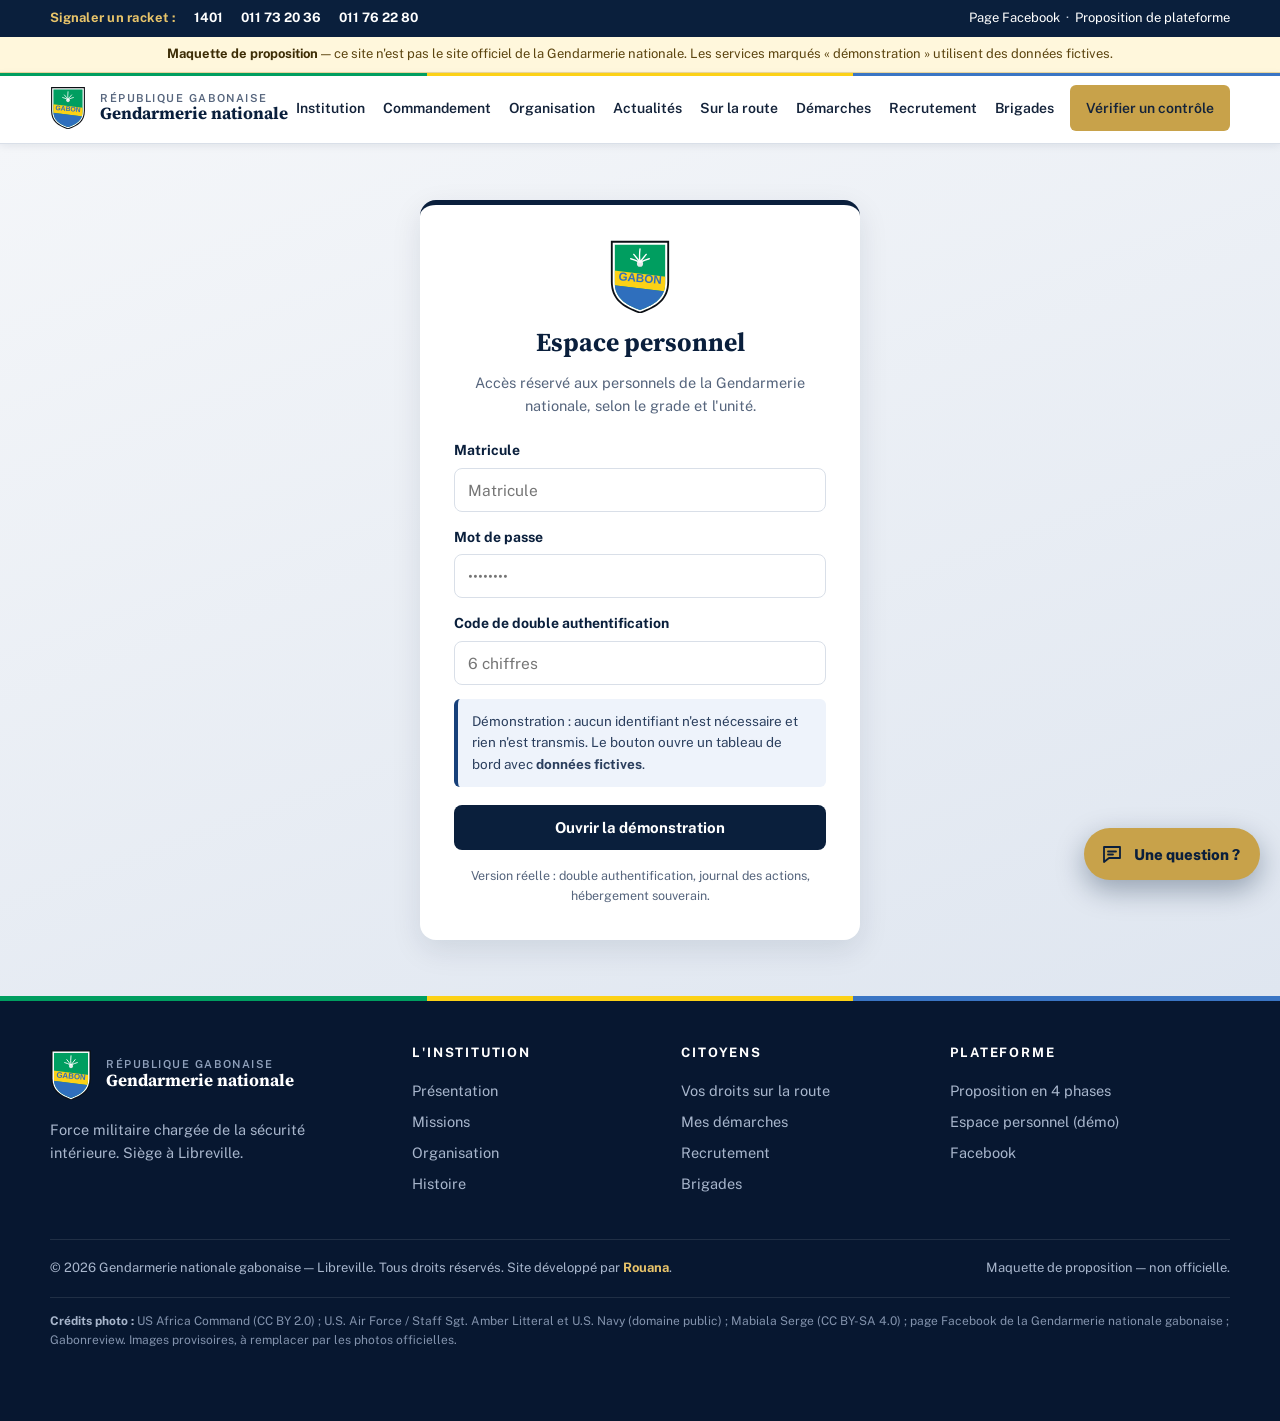
<file: espace.html>
<!doctype html>
<html lang="fr">
<head>
<meta charset="utf-8">
<meta name="viewport" content="width=device-width,initial-scale=1">
<title>Espace personnel (démonstration) — Gendarmerie nationale</title>
<meta name="description" content="Démonstration de l’espace de gestion interne sécurisé de la Gendarmerie nationale gabonaise, avec données fictives.">
<meta property="og:title" content="Espace personnel (démonstration) — Gendarmerie nationale">
<meta property="og:description" content="Un site officiel au service des citoyens : numéros utiles, vérification des contrôles, signalement, recrutement.">
<meta name="theme-color" content="#0a1f3c">
<link rel="icon" href="assets/img/emblem.svg" type="image/svg+xml">
<link rel="preconnect" href="https://fonts.googleapis.com">
<link rel="preconnect" href="https://fonts.gstatic.com" crossorigin>
<link href="https://fonts.googleapis.com/css2?family=Public+Sans:wght@400;500;600;700;800&family=Source+Serif+4:ital,opsz,wght@0,8..60,600;0,8..60,700;1,8..60,600&display=swap" rel="stylesheet">
<link rel="stylesheet" href="assets/css/style.css">
</head>
<body>
<a class="skip" href="#contenu">Aller au contenu</a>

<div class="util">
  <div class="wrap">
    <div class="util__sos"><strong>Signaler un racket :</strong>
      <a class="num" href="tel:1401">1401</a>
      <a class="num" href="tel:+24101732036">011 73 20 36</a>
      <a class="num" href="tel:+24101762280">011 76 22 80</a>
    </div>
    <div class="util__r"><a href="https://www.facebook.com/people/Gendarmerie-Nationale-Gabonaise-Officielle/100068923221450/" target="_blank" rel="noopener">Page Facebook</a> &nbsp;·&nbsp; <a href="plateforme.html">Proposition de plateforme</a></div>
  </div>
</div>
<div class="maquette"><b>Maquette de proposition</b> — ce site n'est pas le site officiel de la Gendarmerie nationale. Les services marqués « démonstration » utilisent des données fictives.</div>

<header class="header">
  <div class="tricolor" style="position:absolute;left:0;right:0;top:0;height:3px"></div>
  <div class="wrap">
    <a class="brand" href="index.html" aria-label="Gendarmerie nationale gabonaise — accueil">
      <img src="assets/img/emblem.svg" alt="">
      <span class="brand__t"><small>République gabonaise</small><b>Gendarmerie nationale</b></span>
    </a>
    <nav class="nav" id="nav" aria-label="Navigation principale">
      <a href="index.html#institution">Institution</a>
      <a href="index.html#commandement">Commandement</a>
      <a href="index.html#organisation">Organisation</a>
      <a href="index.html#actualites">Actualités</a>
      <a href="index.html#route">Sur la route</a>
      <a href="index.html#demarches">Démarches</a>
      <a href="index.html#recrutement">Recrutement</a>
      <a href="index.html#brigades">Brigades</a>
      <a class="btn btn--gold btn--sm" href="index.html#route" style="margin-left:8px">Vérifier un contrôle</a>
    </nav>
    <button class="burger" id="burger" aria-label="Ouvrir le menu" aria-expanded="false"><span></span><span></span><span></span></button>
  </div>
</header>

<main id="contenu">
<div class="login" id="login">
  <div class="login__c">
    <img class="em" src="assets/img/emblem.svg" alt="">
    <h1>Espace personnel</h1>
    <p class="sub">Accès réservé aux personnels de la Gendarmerie nationale, selon le grade et l'unité.</p>
    <form id="login-f">
      <div class="fld"><label for="l-mat">Matricule</label><input id="l-mat" type="text" placeholder="Matricule" autocomplete="off"></div>
      <div class="fld"><label for="l-pw">Mot de passe</label><input id="l-pw" type="password" placeholder="••••••••" autocomplete="off"></div>
      <div class="fld"><label for="l-2fa">Code de double authentification</label><input id="l-2fa" type="text" inputmode="numeric" placeholder="6 chiffres" autocomplete="off"></div>
      <div class="notice">Démonstration : aucun identifiant n'est nécessaire et rien n'est transmis. Le bouton ouvre un tableau de bord avec <b>données fictives</b>.</div>
      <button class="btn btn--navy" type="submit" style="width:100%">Ouvrir la démonstration</button>
    </form>
    <p style="font-size:12.5px;color:var(--muted);text-align:center;margin:16px 0 0">Version réelle : double authentification, journal des actions, hébergement souverain.</p>
  </div>
</div>

<div class="dash" id="dash">
  <div class="dash__top"><div class="wrap">
    <div class="who">Connecté en tant que <b>Commandement — démonstration</b> · données fictives</div>
    <button class="btn btn--out btn--sm" id="logout" type="button">Se déconnecter</button>
  </div></div>
  <div class="wrap dash__layout">
    <nav class="side" aria-label="Modules">
      <a class="on" href="#" onclick="return false"><svg width="18" height="18"><use href="assets/img/icons.svg#i-grid"/></svg>Tableau de bord</a>
      <a href="#" onclick="return false"><svg width="18" height="18"><use href="assets/img/icons.svg#i-doc"/></svg>Ordres de mission</a>
      <a href="#" onclick="return false"><svg width="18" height="18"><use href="assets/img/icons.svg#i-wallet"/></svg>Contrôles et amendes</a>
      <a href="#" onclick="return false"><svg width="18" height="18"><use href="assets/img/icons.svg#i-alert"/></svg>Signalements</a>
      <a href="#" onclick="return false"><svg width="18" height="18"><use href="assets/img/icons.svg#i-users"/></svg>Recrutement</a>
      <a href="#" onclick="return false"><svg width="18" height="18"><use href="assets/img/icons.svg#i-badge"/></svg>Ressources humaines</a>
      <a href="#" onclick="return false"><svg width="18" height="18"><use href="assets/img/icons.svg#i-pin"/></svg>Brigades</a>
    </nav>
    <div>
      <div class="kpis">
        <div class="kpi"><small>Ordres de mission actifs</small><b>128</b><i class="up">exemple</i></div>
        <div class="kpi"><small>Amendes avec quittance</small><b>100 %</b><i class="up">objectif</i></div>
        <div class="kpi"><small>Signalements en cours</small><b>17</b><i class="dn">exemple</i></div>
        <div class="kpi"><small>Recrues suivies</small><b>954</b><i class="up">programme 2026</i></div>
      </div>
      <div class="panels">
        <div class="panel"><h3>Ordres de mission par légion (exemple)</h3>
          <div class="bars">
            <div class="bar-r"><span>Ouest</span><span class="tr"><i style="width:82%"></i></span><b>41</b></div>
            <div class="bar-r"><span>Centre-Ouest</span><span class="tr"><i style="width:56%"></i></span><b>28</b></div>
            <div class="bar-r"><span>Est</span><span class="tr"><i style="width:44%"></i></span><b>22</b></div>
            <div class="bar-r"><span>Nord</span><span class="tr"><i style="width:36%"></i></span><b>18</b></div>
            <div class="bar-r"><span>Sud</span><span class="tr"><i style="width:38%"></i></span><b>19</b></div>
          </div></div>
        <div class="panel"><h3>Signalements récents (exemple)</h3>
          <div class="rows">
            <div class="rw"><span>SR-102934 · Barrage non autorisé</span><span class="st a">À examiner</span></div>
            <div class="rw"><span>SR-102911 · Demande sans quittance</span><span class="st b">Enquête</span></div>
            <div class="rw"><span>SR-102870 · Matricule non visible</span><span class="st c">Traité</span></div>
            <div class="rw"><span>SR-102852 · Contrôle sans mission</span><span class="st b">Enquête</span></div>
          </div></div>
      </div>
      <p class="note-s">Tous les chiffres de cette page sont fictifs : ils illustrent la maquette de la phase 3 (gestion interne).</p>
    </div>
  </div>
</div>
<script>
(function(){
  var l=document.getElementById('login'),d=document.getElementById('dash');
  document.getElementById('login-f').addEventListener('submit',function(e){e.preventDefault();l.style.display='none';d.classList.add('on');window.scrollTo(0,0);});
  document.getElementById('logout').addEventListener('click',function(){d.classList.remove('on');l.style.display='';});
})();
</script>
</main>

<footer class="footer">
  <div class="tricolor"></div>
  <div class="wrap" style="padding-top:44px">
    <div class="footer__g">
      <div>
        <a class="brand" href="index.html"><img src="assets/img/emblem.svg" alt=""><span class="brand__t"><small>République gabonaise</small><b>Gendarmerie nationale</b></span></a>
        <p>Force militaire chargée de la sécurité intérieure. Siège à Libreville.</p>
      </div>
      <div><h4>L'institution</h4><a href="index.html#institution">Présentation</a><a href="index.html#missions">Missions</a><a href="index.html#organisation">Organisation</a><a href="index.html#histoire">Histoire</a></div>
      <div><h4>Citoyens</h4><a href="index.html#route">Vos droits sur la route</a><a href="index.html#demarches">Mes démarches</a><a href="index.html#recrutement">Recrutement</a><a href="index.html#brigades">Brigades</a></div>
      <div><h4>Plateforme</h4><a href="plateforme.html">Proposition en 4 phases</a><a href="espace.html">Espace personnel (démo)</a><a href="https://www.facebook.com/people/Gendarmerie-Nationale-Gabonaise-Officielle/100068923221450/" target="_blank" rel="noopener">Facebook</a></div>
    </div>
    <div class="footer__bar">
      <span>© 2026 Gendarmerie nationale gabonaise — Libreville. Tous droits réservés. Site développé par <b>Rouana</b>.</span>
      <span>Maquette de proposition — non officielle.</span>
    </div>
    <p class="credits"><b>Crédits photo :</b> US Africa Command (CC BY 2.0) ; U.S. Air Force / Staff Sgt. Amber Litteral et U.S. Navy (domaine public) ; Mabiala Serge (CC BY-SA 4.0) ; page Facebook de la Gendarmerie nationale gabonaise ; Gabonreview. Images provisoires, à remplacer par les photos officielles.</p>
  </div>
</footer>

<script src="assets/js/main.js"></script>
<script src="assets/js/assistant.js"></script>
</body>
</html>
</file>
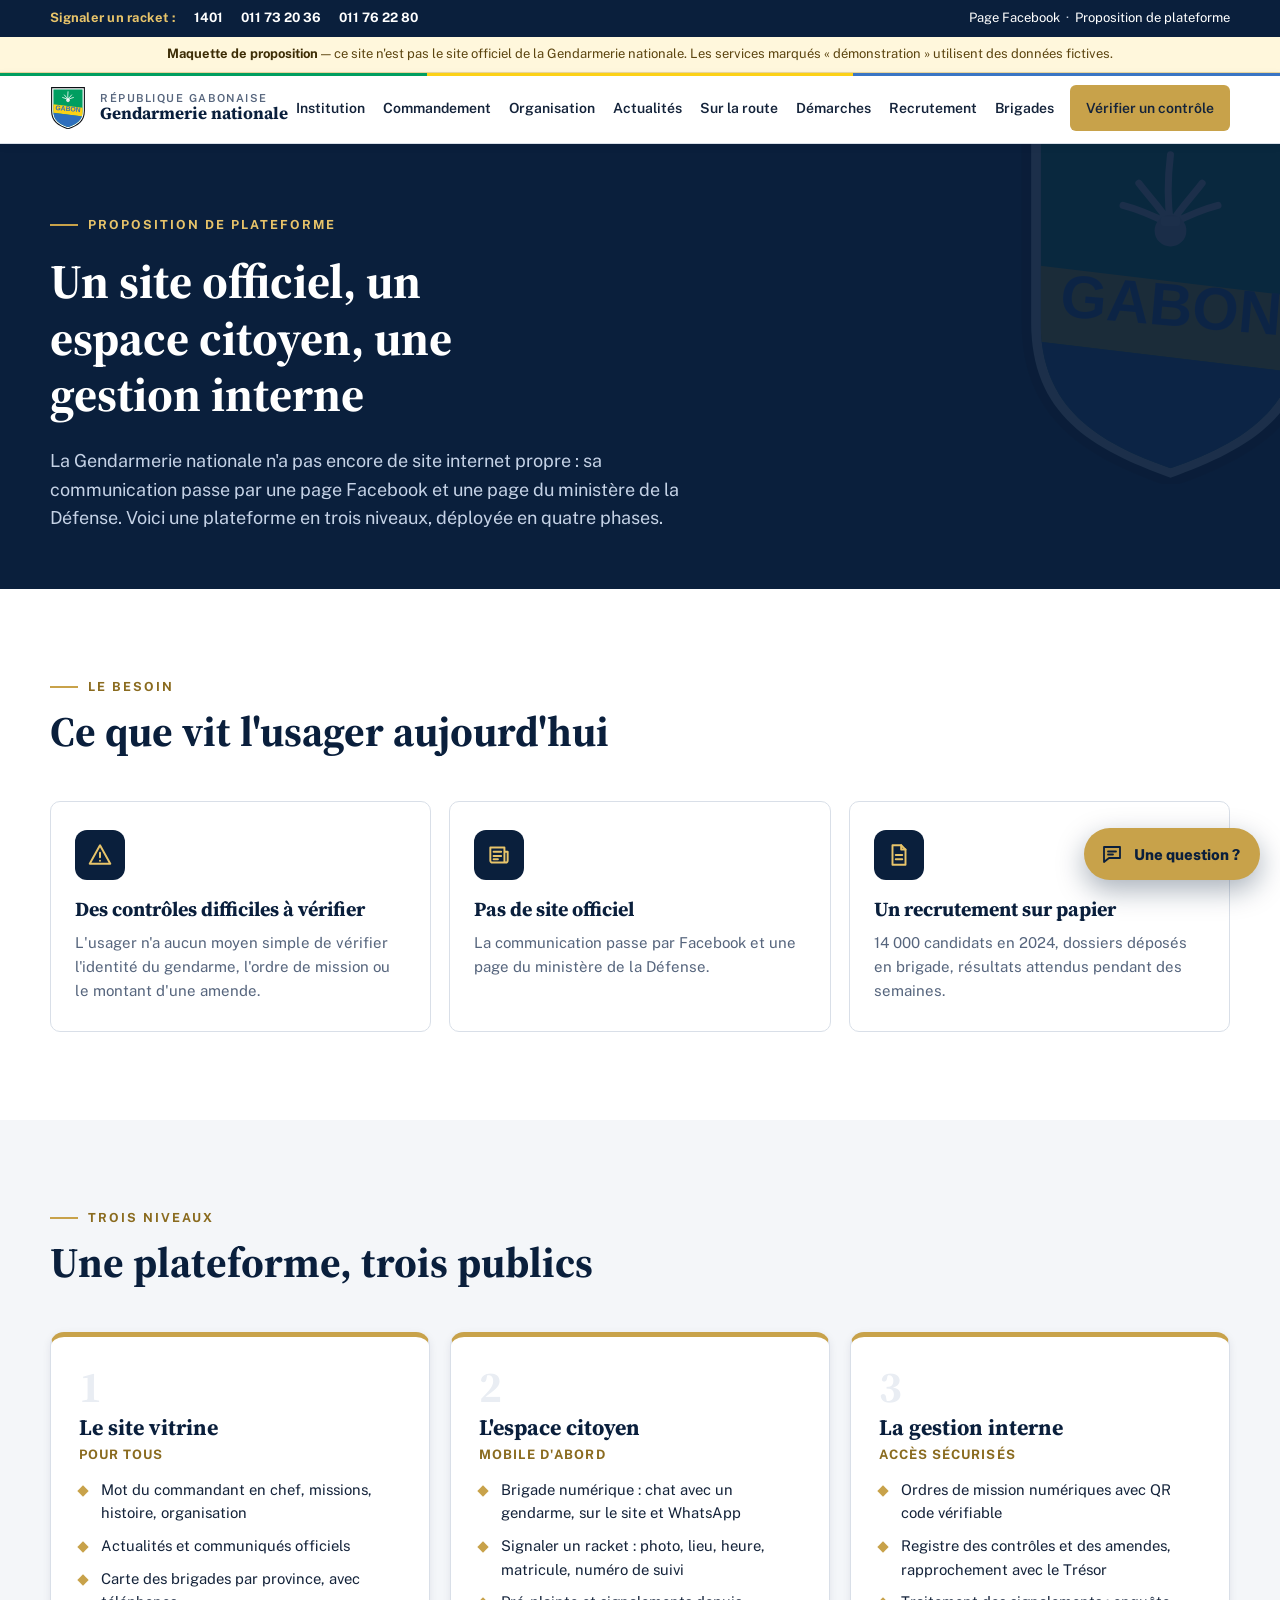
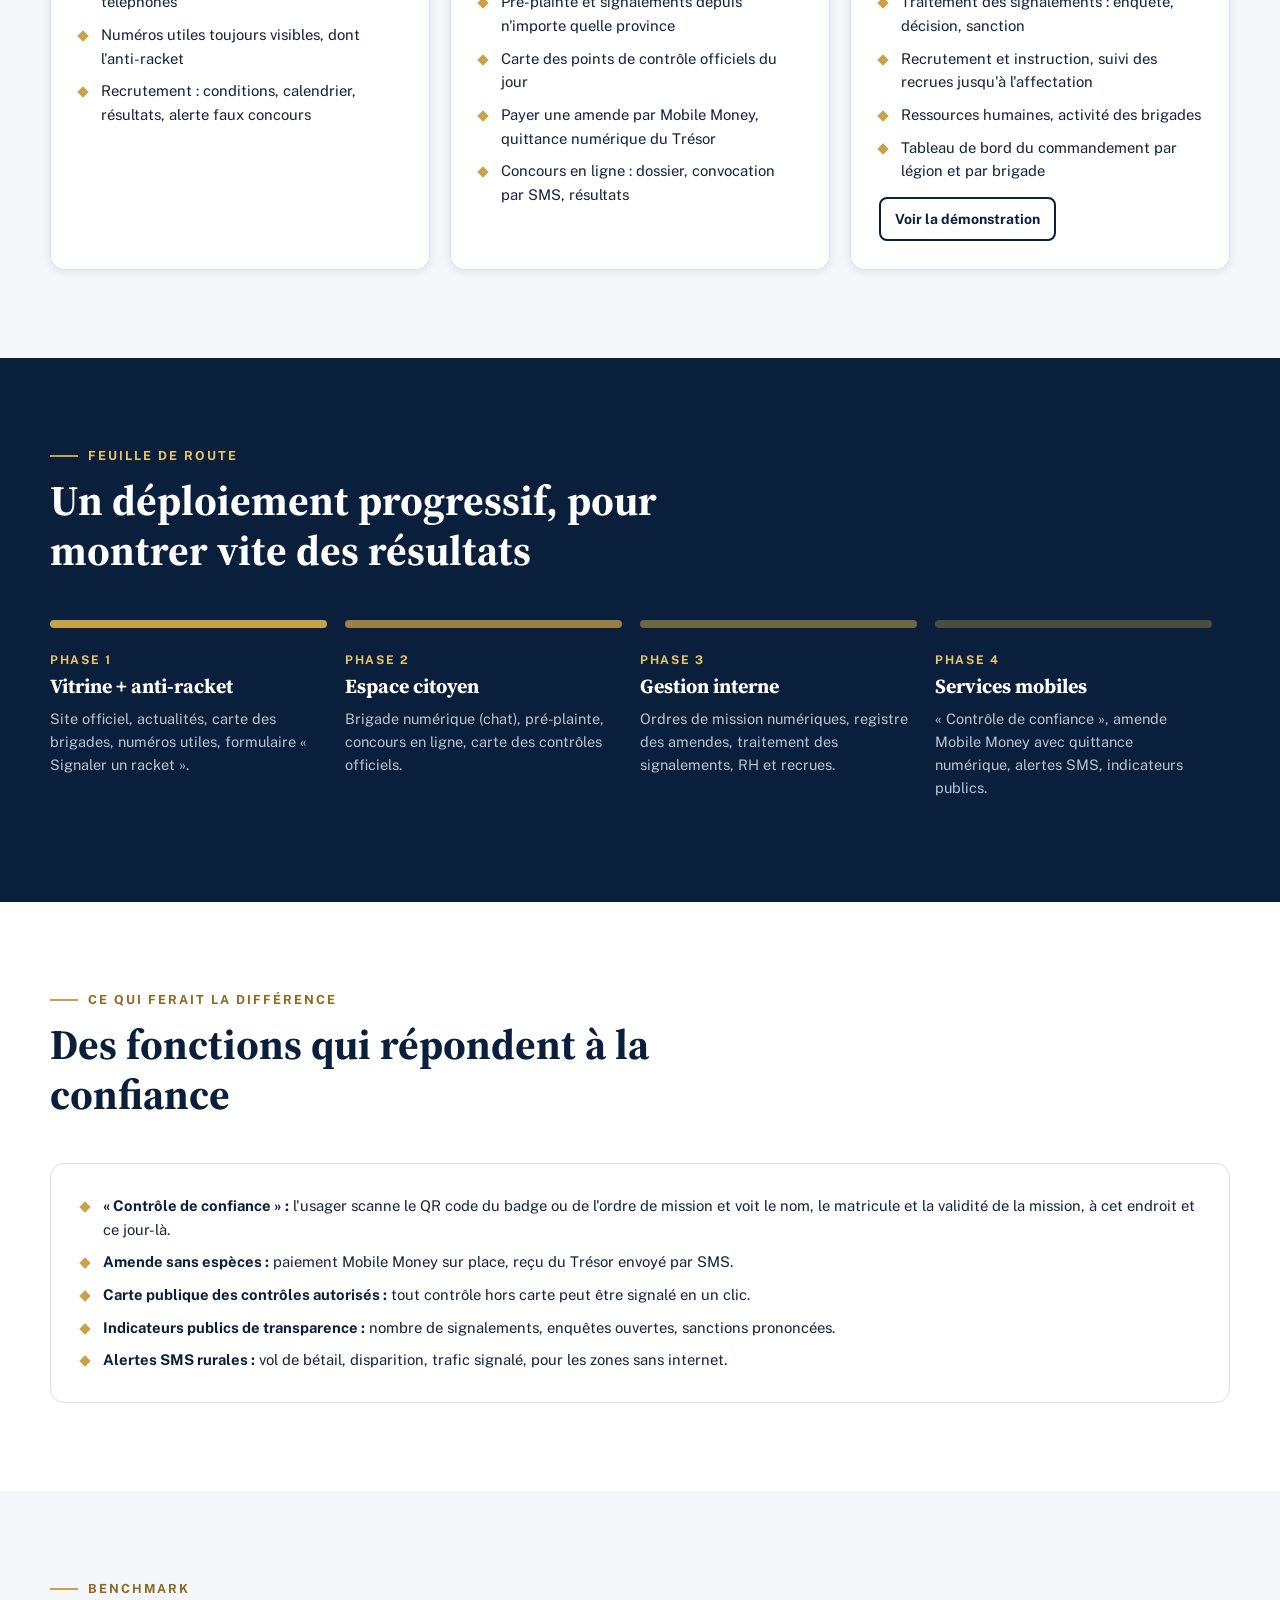
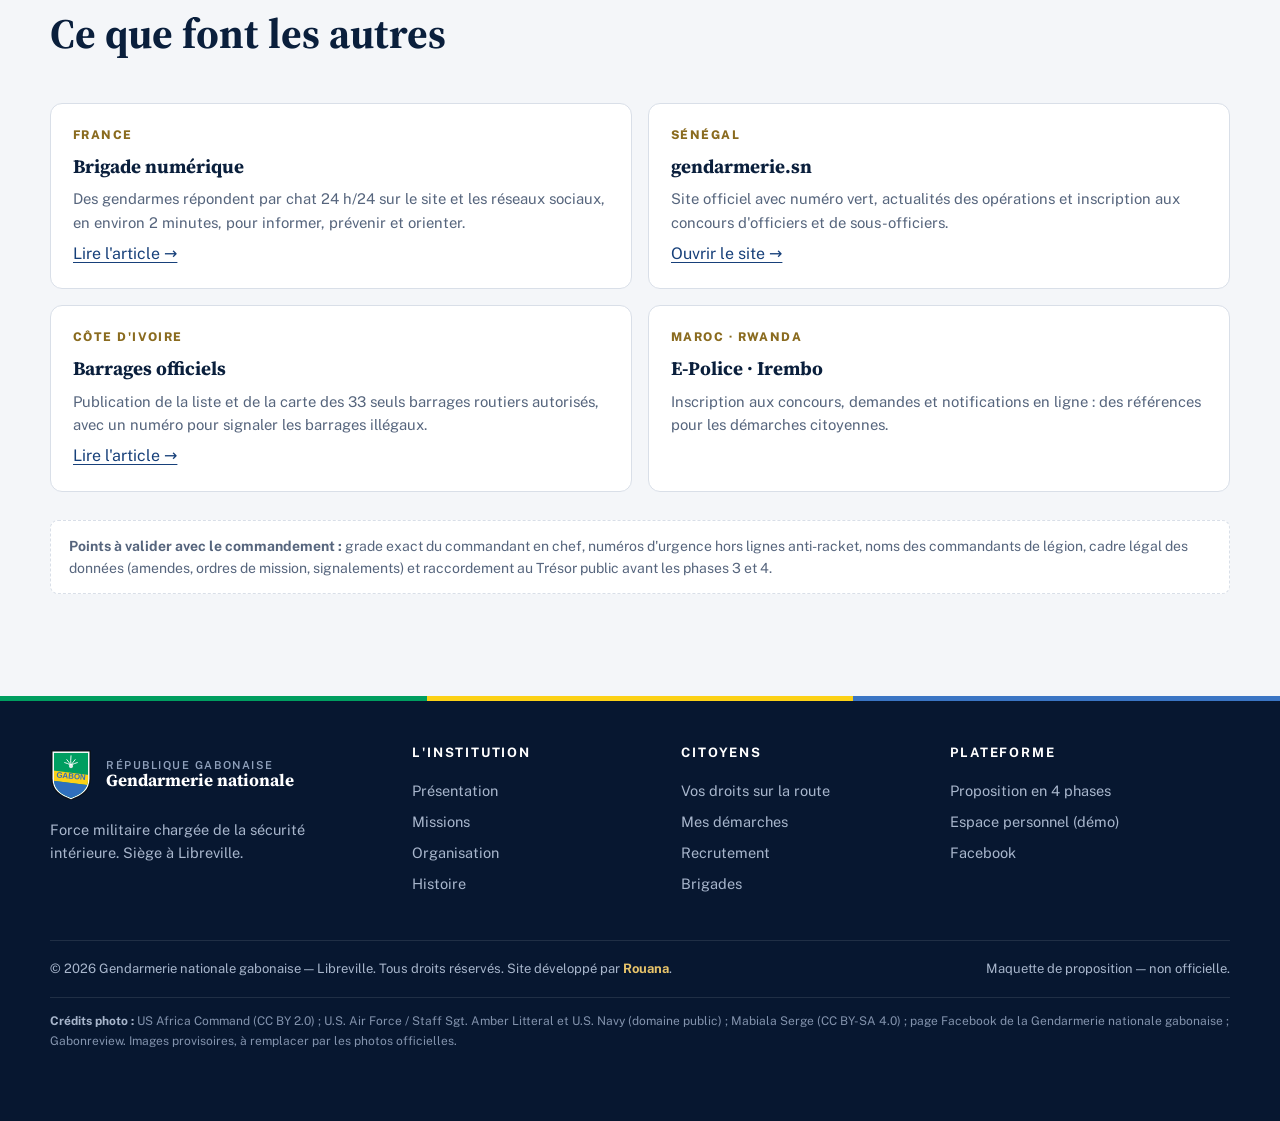
<file: plateforme.html>
<!doctype html>
<html lang="fr">
<head>
<meta charset="utf-8">
<meta name="viewport" content="width=device-width,initial-scale=1">
<title>Proposition de plateforme — Gendarmerie nationale gabonaise</title>
<meta name="description" content="Plateforme en trois niveaux et quatre phases : site vitrine, espace citoyen, gestion interne sécurisée.">
<meta property="og:title" content="Proposition de plateforme — Gendarmerie nationale gabonaise">
<meta property="og:description" content="Un site officiel au service des citoyens : numéros utiles, vérification des contrôles, signalement, recrutement.">
<meta name="theme-color" content="#0a1f3c">
<link rel="icon" href="assets/img/emblem.svg" type="image/svg+xml">
<link rel="preconnect" href="https://fonts.googleapis.com">
<link rel="preconnect" href="https://fonts.gstatic.com" crossorigin>
<link href="https://fonts.googleapis.com/css2?family=Public+Sans:wght@400;500;600;700;800&family=Source+Serif+4:ital,opsz,wght@0,8..60,600;0,8..60,700;1,8..60,600&display=swap" rel="stylesheet">
<link rel="stylesheet" href="assets/css/style.css">
</head>
<body>
<a class="skip" href="#contenu">Aller au contenu</a>

<div class="util">
  <div class="wrap">
    <div class="util__sos"><strong>Signaler un racket :</strong>
      <a class="num" href="tel:1401">1401</a>
      <a class="num" href="tel:+24101732036">011 73 20 36</a>
      <a class="num" href="tel:+24101762280">011 76 22 80</a>
    </div>
    <div class="util__r"><a href="https://www.facebook.com/people/Gendarmerie-Nationale-Gabonaise-Officielle/100068923221450/" target="_blank" rel="noopener">Page Facebook</a> &nbsp;·&nbsp; <a href="plateforme.html">Proposition de plateforme</a></div>
  </div>
</div>
<div class="maquette"><b>Maquette de proposition</b> — ce site n'est pas le site officiel de la Gendarmerie nationale. Les services marqués « démonstration » utilisent des données fictives.</div>

<header class="header">
  <div class="tricolor" style="position:absolute;left:0;right:0;top:0;height:3px"></div>
  <div class="wrap">
    <a class="brand" href="index.html" aria-label="Gendarmerie nationale gabonaise — accueil">
      <img src="assets/img/emblem.svg" alt="">
      <span class="brand__t"><small>République gabonaise</small><b>Gendarmerie nationale</b></span>
    </a>
    <nav class="nav" id="nav" aria-label="Navigation principale">
      <a href="index.html#institution">Institution</a>
      <a href="index.html#commandement">Commandement</a>
      <a href="index.html#organisation">Organisation</a>
      <a href="index.html#actualites">Actualités</a>
      <a href="index.html#route">Sur la route</a>
      <a href="index.html#demarches">Démarches</a>
      <a href="index.html#recrutement">Recrutement</a>
      <a href="index.html#brigades">Brigades</a>
      <a class="btn btn--gold btn--sm" href="index.html#route" style="margin-left:8px">Vérifier un contrôle</a>
    </nav>
    <button class="burger" id="burger" aria-label="Ouvrir le menu" aria-expanded="false"><span></span><span></span><span></span></button>
  </div>
</header>

<main id="contenu">
<div class="pagehead"><div class="wrap">
  <div class="eyebrow">Proposition de plateforme</div>
  <h1>Un site officiel, un espace citoyen, une gestion interne</h1>
  <p>La Gendarmerie nationale n'a pas encore de site internet propre : sa communication passe par une page Facebook et une page du ministère de la Défense. Voici une plateforme en trois niveaux, déployée en quatre phases.</p>
</div></div>

<section>
  <div class="wrap">
    <div class="sec-h reveal"><div class="kicker">Le besoin</div><h2>Ce que vit l'usager aujourd'hui</h2></div>
    <div class="mgrid">
      <article class="mcard reveal"><div class="ic"><svg><use href="assets/img/icons.svg#i-alert"/></svg></div><h3>Des contrôles difficiles à vérifier</h3><p>L'usager n'a aucun moyen simple de vérifier l'identité du gendarme, l'ordre de mission ou le montant d'une amende.</p></article>
      <article class="mcard reveal"><div class="ic"><svg><use href="assets/img/icons.svg#i-news"/></svg></div><h3>Pas de site officiel</h3><p>La communication passe par Facebook et une page du ministère de la Défense.</p></article>
      <article class="mcard reveal"><div class="ic"><svg><use href="assets/img/icons.svg#i-doc"/></svg></div><h3>Un recrutement sur papier</h3><p>14 000 candidats en 2024, dossiers déposés en brigade, résultats attendus pendant des semaines.</p></article>
    </div>
  </div>
</section>

<section class="sec--alt">
  <div class="wrap">
    <div class="sec-h reveal"><div class="kicker">Trois niveaux</div><h2>Une plateforme, trois publics</h2></div>
    <div class="levels">
      <article class="lvl reveal"><div class="no">1</div><h3>Le site vitrine</h3><div class="for">Pour tous</div>
        <ul><li>Mot du commandant en chef, missions, histoire, organisation</li><li>Actualités et communiqués officiels</li><li>Carte des brigades par province, avec téléphones</li><li>Numéros utiles toujours visibles, dont l'anti-racket</li><li>Recrutement : conditions, calendrier, résultats, alerte faux concours</li></ul></article>
      <article class="lvl reveal"><div class="no">2</div><h3>L'espace citoyen</h3><div class="for">Mobile d'abord</div>
        <ul><li>Brigade numérique : chat avec un gendarme, sur le site et WhatsApp</li><li>Signaler un racket : photo, lieu, heure, matricule, numéro de suivi</li><li>Pré-plainte et signalements depuis n'importe quelle province</li><li>Carte des points de contrôle officiels du jour</li><li>Payer une amende par Mobile Money, quittance numérique du Trésor</li><li>Concours en ligne : dossier, convocation par SMS, résultats</li></ul></article>
      <article class="lvl reveal"><div class="no">3</div><h3>La gestion interne</h3><div class="for">Accès sécurisés</div>
        <ul><li>Ordres de mission numériques avec QR code vérifiable</li><li>Registre des contrôles et des amendes, rapprochement avec le Trésor</li><li>Traitement des signalements : enquête, décision, sanction</li><li>Recrutement et instruction, suivi des recrues jusqu'à l'affectation</li><li>Ressources humaines, activité des brigades</li><li>Tableau de bord du commandement par légion et par brigade</li></ul>
        <p style="margin:14px 0 0"><a class="btn btn--out btn--sm" href="espace.html">Voir la démonstration</a></p></article>
    </div>
  </div>
</section>

<section class="sec--dark">
  <div class="wrap">
    <div class="sec-h reveal"><div class="kicker">Feuille de route</div><h2>Un déploiement progressif, pour montrer vite des résultats</h2></div>
    <div class="road">
      <div class="ph reveal"><div class="bar"></div><small>Phase 1</small><h3>Vitrine + anti-racket</h3><p>Site officiel, actualités, carte des brigades, numéros utiles, formulaire « Signaler un racket ».</p></div>
      <div class="ph reveal"><div class="bar"></div><small>Phase 2</small><h3>Espace citoyen</h3><p>Brigade numérique (chat), pré-plainte, concours en ligne, carte des contrôles officiels.</p></div>
      <div class="ph reveal"><div class="bar"></div><small>Phase 3</small><h3>Gestion interne</h3><p>Ordres de mission numériques, registre des amendes, traitement des signalements, RH et recrues.</p></div>
      <div class="ph reveal"><div class="bar"></div><small>Phase 4</small><h3>Services mobiles</h3><p>« Contrôle de confiance », amende Mobile Money avec quittance numérique, alertes SMS, indicateurs publics.</p></div>
    </div>
  </div>
</section>

<section>
  <div class="wrap">
    <div class="sec-h reveal"><div class="kicker">Ce qui ferait la différence</div><h2>Des fonctions qui répondent à la confiance</h2></div>
    <div class="ideas reveal"><ul>
      <li><b>« Contrôle de confiance » :</b> l'usager scanne le QR code du badge ou de l'ordre de mission et voit le nom, le matricule et la validité de la mission, à cet endroit et ce jour-là.</li>
      <li><b>Amende sans espèces :</b> paiement Mobile Money sur place, reçu du Trésor envoyé par SMS.</li>
      <li><b>Carte publique des contrôles autorisés :</b> tout contrôle hors carte peut être signalé en un clic.</li>
      <li><b>Indicateurs publics de transparence :</b> nombre de signalements, enquêtes ouvertes, sanctions prononcées.</li>
      <li><b>Alertes SMS rurales :</b> vol de bétail, disparition, trafic signalé, pour les zones sans internet.</li>
    </ul></div>
  </div>
</section>

<section class="sec--alt">
  <div class="wrap">
    <div class="sec-h reveal"><div class="kicker">Benchmark</div><h2>Ce que font les autres</h2></div>
    <div class="bench">
      <div class="bm reveal"><span class="fl">France</span><b>Brigade numérique</b><p>Des gendarmes répondent par chat 24 h/24 sur le site et les réseaux sociaux, en environ 2 minutes, pour informer, prévenir et orienter.</p><a href="https://www.franceinfo.fr/faits-divers/police/gendarmerie-la-brigade-numerique-se-developpe_2631916.html" target="_blank" rel="noopener">Lire l'article →</a></div>
      <div class="bm reveal"><span class="fl">Sénégal</span><b>gendarmerie.sn</b><p>Site officiel avec numéro vert, actualités des opérations et inscription aux concours d'officiers et de sous-officiers.</p><a href="https://www.gendarmerie.sn/" target="_blank" rel="noopener">Ouvrir le site →</a></div>
      <div class="bm reveal"><span class="fl">Côte d'Ivoire</span><b>Barrages officiels</b><p>Publication de la liste et de la carte des 33 seuls barrages routiers autorisés, avec un numéro pour signaler les barrages illégaux.</p><a href="https://www.lavenir.ci/societe/15000-lutte-contre-le-racket-voici-la-liste-des-33-barrages-routiers-officiels-autorises" target="_blank" rel="noopener">Lire l'article →</a></div>
      <div class="bm reveal"><span class="fl">Maroc · Rwanda</span><b>E-Police · Irembo</b><p>Inscription aux concours, demandes et notifications en ligne : des références pour les démarches citoyennes.</p></div>
    </div>
    <p class="note-s" style="margin-top:28px"><b>Points à valider avec le commandement :</b> grade exact du commandant en chef, numéros d'urgence hors lignes anti-racket, noms des commandants de légion, cadre légal des données (amendes, ordres de mission, signalements) et raccordement au Trésor public avant les phases 3 et 4.</p>
  </div>
</section>
</main>

<footer class="footer">
  <div class="tricolor"></div>
  <div class="wrap" style="padding-top:44px">
    <div class="footer__g">
      <div>
        <a class="brand" href="index.html"><img src="assets/img/emblem.svg" alt=""><span class="brand__t"><small>République gabonaise</small><b>Gendarmerie nationale</b></span></a>
        <p>Force militaire chargée de la sécurité intérieure. Siège à Libreville.</p>
      </div>
      <div><h4>L'institution</h4><a href="index.html#institution">Présentation</a><a href="index.html#missions">Missions</a><a href="index.html#organisation">Organisation</a><a href="index.html#histoire">Histoire</a></div>
      <div><h4>Citoyens</h4><a href="index.html#route">Vos droits sur la route</a><a href="index.html#demarches">Mes démarches</a><a href="index.html#recrutement">Recrutement</a><a href="index.html#brigades">Brigades</a></div>
      <div><h4>Plateforme</h4><a href="plateforme.html">Proposition en 4 phases</a><a href="espace.html">Espace personnel (démo)</a><a href="https://www.facebook.com/people/Gendarmerie-Nationale-Gabonaise-Officielle/100068923221450/" target="_blank" rel="noopener">Facebook</a></div>
    </div>
    <div class="footer__bar">
      <span>© 2026 Gendarmerie nationale gabonaise — Libreville. Tous droits réservés. Site développé par <b>Rouana</b>.</span>
      <span>Maquette de proposition — non officielle.</span>
    </div>
    <p class="credits"><b>Crédits photo :</b> US Africa Command (CC BY 2.0) ; U.S. Air Force / Staff Sgt. Amber Litteral et U.S. Navy (domaine public) ; Mabiala Serge (CC BY-SA 4.0) ; page Facebook de la Gendarmerie nationale gabonaise ; Gabonreview. Images provisoires, à remplacer par les photos officielles.</p>
  </div>
</footer>

<script src="assets/js/main.js"></script>
<script src="assets/js/assistant.js"></script>
</body>
</html>
</file>
<file: assets/css/style.css>
/* Gendarmerie nationale gabonaise — proposition de site institutionnel */
:root{
  --navy:#0a1f3c; --navy-2:#102d56; --blue:#17407a; --blue-2:#2a5ea8;
  --gold:#c8a24a; --gold-2:#e8c46a; --gold-d:#8a6b1f;
  --paper:#ffffff; --bg:#f4f6f9; --bg-2:#e9edf3; --line:#d9dfe8;
  --ink:#14233a; --muted:#56657d;
  --green:#009e60; --yellow:#fcd116; --sky:#3a75c4;
  --ok:#0f7a4a; --alert:#b3261e; --alert-bg:#fdecea;
  --radius:10px; --shadow:0 10px 30px rgba(10,31,60,.10); --shadow-s:0 2px 8px rgba(10,31,60,.08);
  --head:'Source Serif 4','Georgia',serif; --body:'Public Sans','Segoe UI',system-ui,sans-serif;
}
*{box-sizing:border-box}
html{scroll-behavior:smooth;scroll-padding-top:96px}
body{margin:0;font-family:var(--body);color:var(--ink);background:var(--paper);line-height:1.6;font-size:16px;-webkit-font-smoothing:antialiased}
img{max-width:100%;display:block}
a{color:var(--blue);text-decoration-thickness:1px;text-underline-offset:3px}
a:hover{color:var(--blue-2)}
h1,h2,h3,h4{font-family:var(--head);color:var(--navy);line-height:1.18;margin:0 0 .5em;font-weight:700}
p{margin:0 0 1em}
:focus-visible{outline:3px solid var(--gold);outline-offset:2px;border-radius:4px}
.wrap{width:min(1180px,100% - 40px);margin-inline:auto}
.skip{position:absolute;left:-999px;top:8px;background:var(--gold);color:var(--navy);padding:10px 16px;z-index:200;border-radius:6px;font-weight:700}
.skip:focus{left:8px}

/* Bande tricolore */
.tricolor{height:5px;background:linear-gradient(90deg,var(--green) 0 33.33%,var(--yellow) 33.33% 66.66%,var(--sky) 66.66%)}

/* Barre utilitaire */
.util{background:var(--navy);color:#cdd6e4;font-size:13px}
.util .wrap{display:flex;justify-content:space-between;align-items:center;gap:16px;padding:8px 0;flex-wrap:wrap}
.util a{color:#fff;text-decoration:none}
.util a:hover{color:var(--gold-2)}
.util__sos{display:flex;gap:6px 18px;align-items:center;flex-wrap:wrap}
.util__sos strong{color:var(--gold-2);font-weight:700;letter-spacing:.02em}
.util__sos .num{font-weight:700;white-space:nowrap}
.maquette{background:#fff7dc;color:#5c4510;border-bottom:1px solid #ecd9a0;font-size:13px;text-align:center;padding:7px 16px}
.maquette b{color:#3d2d06}

/* En-tête */
.header{position:sticky;top:0;z-index:100;background:#fff;border-bottom:1px solid var(--line);box-shadow:var(--shadow-s)}
.header .wrap{display:flex;align-items:center;justify-content:space-between;gap:24px;padding:12px 0}
.brand{display:flex;align-items:center;gap:14px;text-decoration:none;color:var(--navy)}
.brand img{width:44px;height:auto}
.brand__t{display:flex;flex-direction:column;line-height:1.15}
.brand__t small{font-size:11px;letter-spacing:.14em;text-transform:uppercase;color:var(--muted);font-weight:600}
.brand__t b{font-family:var(--head);font-size:19px;color:var(--navy)}
.nav{display:flex;align-items:center;gap:2px}
.nav a{padding:9px 12px;text-decoration:none;color:var(--ink);font-weight:600;font-size:14.5px;border-radius:6px}
.nav a:hover{background:var(--bg);color:var(--blue)}
.nav a.on{color:var(--blue);box-shadow:inset 0 -3px 0 var(--gold)}
.btn{display:inline-flex;align-items:center;justify-content:center;gap:8px;padding:12px 20px;border-radius:8px;font-weight:700;font-size:15px;text-decoration:none;border:2px solid transparent;cursor:pointer;font-family:var(--body);transition:.18s}
.btn--gold{background:var(--gold);color:var(--navy)}
.btn--gold:hover{background:var(--gold-2);color:var(--navy);transform:translateY(-1px)}
.btn--navy{background:var(--navy);color:#fff}
.btn--navy:hover{background:var(--blue);color:#fff}
.btn--line{border-color:rgba(255,255,255,.55);color:#fff}
.btn--line:hover{background:#fff;color:var(--navy)}
.btn--out{border-color:var(--navy);color:var(--navy)}
.btn--out:hover{background:var(--navy);color:#fff}
.btn--sm{padding:9px 14px;font-size:14px}
.burger{display:none;background:none;border:2px solid var(--navy);border-radius:8px;width:44px;height:44px;cursor:pointer;color:var(--navy)}
.burger span{display:block;width:20px;height:2px;background:var(--navy);margin:4px auto;transition:.2s}

/* Héro */
.hero{position:relative;color:#fff;background:var(--navy);overflow:hidden}
.hero__bg{position:absolute;inset:0;background:url(../img/recrues.jpg) center 30%/cover}
.hero::before{content:"";position:absolute;inset:0;z-index:1;background:linear-gradient(95deg,rgba(10,31,60,.96) 0%,rgba(10,31,60,.88) 42%,rgba(10,31,60,.45) 100%)}
.hero .wrap{position:relative;z-index:2;padding:92px 0 150px;max-width:1180px}
.eyebrow{display:inline-flex;align-items:center;gap:10px;font-size:12.5px;font-weight:700;letter-spacing:.16em;text-transform:uppercase;color:var(--gold-2);margin-bottom:18px}
.eyebrow::before{content:"";width:28px;height:2px;background:var(--gold)}
.hero h1{color:#fff;font-size:clamp(34px,5.2vw,62px);max-width:16ch;letter-spacing:-.01em}
.hero h1 em{color:var(--gold-2);font-style:italic}
.hero p.lead{font-size:clamp(17px,1.6vw,20px);max-width:56ch;color:#dbe4f1;margin:18px 0 30px}
.hero__cta{display:flex;gap:12px;flex-wrap:wrap}

/* Accès rapides */
.quick{position:relative;z-index:5;margin-top:-92px}
.quick__grid{display:grid;grid-template-columns:repeat(5,1fr);gap:14px}
.qcard{background:#fff;border-radius:var(--radius);padding:22px 18px;box-shadow:var(--shadow);text-decoration:none;color:var(--ink);border-top:4px solid var(--gold);display:flex;flex-direction:column;gap:8px;transition:.2s}
.qcard:hover{transform:translateY(-4px);color:var(--ink);box-shadow:0 16px 38px rgba(10,31,60,.16)}
.qcard .ic{width:44px;height:44px;border-radius:10px;background:var(--bg);display:grid;place-items:center;color:var(--blue)}
.qcard .ic svg{width:24px;height:24px}
.qcard b{font-family:var(--head);font-size:18px;color:var(--navy);line-height:1.2}
.qcard span.d{font-size:13.5px;color:var(--muted);line-height:1.45}
.qcard--alert{border-top-color:var(--alert)}
.qcard--alert .ic{background:var(--alert-bg);color:var(--alert)}

/* Sections */
section{padding:88px 0}
.sec--alt{background:var(--bg)}
.sec--dark{background:var(--navy);color:#d3dcea}
.sec--dark h2,.sec--dark h3{color:#fff}
.kicker{font-size:12.5px;font-weight:700;letter-spacing:.16em;text-transform:uppercase;color:var(--gold-d);margin-bottom:10px;display:flex;gap:10px;align-items:center}
.kicker::before{content:"";width:28px;height:2px;background:var(--gold)}
.sec--dark .kicker{color:var(--gold-2)}
.sec-h{max-width:760px;margin-bottom:44px}
.sec-h h2{font-size:clamp(28px,3.4vw,42px)}
.sec-h p{color:var(--muted);font-size:17px}
.sec--dark .sec-h p{color:#b7c4d8}

/* Chiffres */
.stats{background:var(--navy);color:#fff;padding:0}
.stats__grid{display:grid;grid-template-columns:repeat(4,1fr)}
.stat{padding:36px 24px;border-left:1px solid rgba(255,255,255,.12);text-align:center}
.stat:first-child{border-left:0}
.stat b{display:block;font-family:var(--head);font-size:clamp(34px,4vw,50px);color:var(--gold-2);line-height:1}
.stat span{display:block;margin-top:8px;font-size:13.5px;color:#b9c6da;letter-spacing:.02em}

/* Institution */
.split{display:grid;grid-template-columns:1.15fr .85fr;gap:56px;align-items:start}
.fiche{background:#fff;border:1px solid var(--line);border-radius:var(--radius);overflow:hidden;box-shadow:var(--shadow-s)}
.fiche h3{margin:0;padding:16px 22px;background:var(--navy);color:#fff;font-size:17px}
.fiche dl{margin:0;padding:6px 22px 14px}
.fiche div{display:grid;grid-template-columns:130px 1fr;gap:14px;padding:12px 0;border-bottom:1px solid var(--bg-2);font-size:14.5px}
.fiche div:last-child{border-bottom:0}
.fiche dt{font-weight:700;color:var(--navy)}
.fiche dd{margin:0;color:var(--ink)}
.cmd{display:grid;grid-template-columns:230px 1fr;background:#fff;border:1px solid var(--line);border-radius:var(--radius);overflow:hidden;box-shadow:var(--shadow-s);margin-top:26px}
.cmd img{width:100%;height:100%;object-fit:cover;object-position:50% 22%;min-height:240px}
.cmd__b{padding:24px}
.cmd__b .tag{font-size:12px;letter-spacing:.14em;text-transform:uppercase;color:var(--gold-d);font-weight:700}
.cmd__b h3{font-size:24px;margin:6px 0 10px}
.cmd__b p{font-size:14.5px;color:var(--muted);margin:0}

/* Missions */
.mgrid{display:grid;grid-template-columns:repeat(3,1fr);gap:18px}
.mcard{background:#fff;border:1px solid var(--line);border-radius:var(--radius);padding:28px 24px;position:relative;overflow:hidden;transition:.2s}
.mcard:hover{border-color:var(--gold);box-shadow:var(--shadow);transform:translateY(-3px)}
.mcard .n{position:absolute;right:16px;top:8px;font-family:var(--head);font-size:56px;color:var(--bg-2);font-weight:700;line-height:1}
.mcard .ic{width:50px;height:50px;border-radius:12px;background:var(--navy);color:var(--gold-2);display:grid;place-items:center;margin-bottom:18px;position:relative}
.mcard .ic svg{width:26px;height:26px}
.mcard h3{font-size:20px;position:relative}
.mcard p{color:var(--muted);font-size:15px;margin:0;position:relative}

/* Organisation */
.org{display:grid;grid-template-columns:1fr 1fr;gap:48px;align-items:center}
.org__photo{position:relative;border-radius:var(--radius);overflow:hidden;box-shadow:var(--shadow)}
.org__photo img{width:100%;aspect-ratio:16/11;object-fit:cover}
.org__photo figcaption{position:absolute;left:0;right:0;bottom:0;padding:34px 18px 14px;background:linear-gradient(transparent,rgba(10,31,60,.9));color:#fff;font-size:13px}
.legions{display:grid;grid-template-columns:repeat(5,1fr);gap:10px;margin:26px 0 8px}
.leg{background:rgba(255,255,255,.07);border:1px solid rgba(255,255,255,.16);border-radius:8px;padding:14px 8px;text-align:center}
.leg b{display:block;font-family:var(--head);font-size:15px;color:#fff;line-height:1.2}
.leg small{color:var(--gold-2);font-size:11px;letter-spacing:.1em;text-transform:uppercase}
.units{list-style:none;margin:20px 0 0;padding:0;display:grid;grid-template-columns:1fr 1fr;gap:10px}
.units li{display:flex;gap:10px;align-items:flex-start;font-size:14.5px;color:#d3dcea}
.units li::before{content:"";flex:none;width:8px;height:8px;margin-top:8px;background:var(--gold);transform:rotate(45deg)}
.chain{display:flex;align-items:center;gap:8px;flex-wrap:wrap;margin:6px 0 22px;font-size:14px}
.chain span{background:rgba(255,255,255,.1);border:1px solid rgba(255,255,255,.2);padding:7px 12px;border-radius:999px;color:#fff;font-weight:600}
.chain i{color:var(--gold-2);font-style:normal}

/* Histoire */
.tl{position:relative;display:grid;grid-template-columns:repeat(5,1fr);gap:0;margin-top:10px}
.tl::before{content:"";position:absolute;left:0;right:0;top:14px;height:3px;background:linear-gradient(90deg,var(--green),var(--yellow),var(--sky))}
.tl__i{position:relative;padding:44px 16px 0 0}
.tl__i::before{content:"";position:absolute;top:6px;left:0;width:19px;height:19px;border-radius:50%;background:#fff;border:4px solid var(--navy)}
.tl__i b{font-family:var(--head);font-size:26px;color:var(--navy);display:block;line-height:1.1}
.tl__i p{font-size:14px;color:var(--muted);margin:8px 0 0}

/* Actualités */
.chips{display:flex;gap:8px;flex-wrap:wrap;margin:0 0 26px}
.chip{background:#fff;border:1px solid var(--line);color:var(--ink);padding:8px 16px;border-radius:999px;font-weight:600;font-size:14px;cursor:pointer;font-family:var(--body)}
.chip:hover{border-color:var(--navy)}
.chip.on{background:var(--navy);color:#fff;border-color:var(--navy)}
.ngrid{display:grid;grid-template-columns:repeat(3,1fr);gap:20px}
.news{background:#fff;border:1px solid var(--line);border-radius:var(--radius);overflow:hidden;display:flex;flex-direction:column;box-shadow:var(--shadow-s);transition:.2s}
.news:hover{box-shadow:var(--shadow);transform:translateY(-3px)}
.news[hidden]{display:none}
.news__img{aspect-ratio:16/9;background:var(--navy) center/cover;position:relative}
.news__img.ph{display:grid;place-items:center;color:var(--gold-2);background:linear-gradient(135deg,var(--navy),var(--blue))}
.news__img.ph svg{width:54px;height:54px;opacity:.9}
.news__img .cat{position:absolute;left:12px;top:12px;background:var(--gold);color:var(--navy);font-size:11.5px;font-weight:800;letter-spacing:.08em;text-transform:uppercase;padding:5px 10px;border-radius:4px}
.news__b{padding:20px;display:flex;flex-direction:column;gap:8px;flex:1}
.news time{font-size:12.5px;color:var(--muted);font-weight:600;letter-spacing:.03em}
.news h3{font-size:19px;margin:0}
.news p{font-size:14.5px;color:var(--muted);margin:0;flex:1}
.news a.more{font-weight:700;font-size:14px;text-decoration:none;margin-top:6px}
.news a.more::after{content:" →"}
.news--big{grid-column:span 2;flex-direction:row}
.news--big .news__img{aspect-ratio:auto;width:46%;min-height:260px}

/* Sur la route */
.route{display:grid;grid-template-columns:1fr 1fr;gap:48px;align-items:start}
.rights{list-style:none;margin:0;padding:0;display:grid;gap:12px}
.rights li{display:grid;grid-template-columns:42px 1fr;gap:14px;background:#fff;border:1px solid var(--line);border-left:4px solid var(--green);border-radius:8px;padding:16px 18px;font-size:15px}
.rights li .k{width:42px;height:42px;border-radius:50%;background:#e6f6ee;color:var(--ok);display:grid;place-items:center;font-weight:800}
.rights li b{color:var(--navy);display:block}
.verify{background:var(--navy);color:#fff;border-radius:14px;padding:30px;position:sticky;top:110px;box-shadow:var(--shadow)}
.verify h3{color:#fff;font-size:24px}
.verify .demo-tag{display:inline-block;background:var(--gold);color:var(--navy);font-size:11px;font-weight:800;letter-spacing:.1em;padding:4px 9px;border-radius:4px;text-transform:uppercase;margin-bottom:12px}
.verify p{color:#b7c4d8;font-size:15px}
.verify form{display:flex;gap:10px;flex-wrap:wrap;margin:16px 0 10px}
.verify input{flex:1;min-width:180px;padding:13px 14px;border-radius:8px;border:2px solid rgba(255,255,255,.2);background:rgba(255,255,255,.08);color:#fff;font-size:16px;font-family:var(--body)}
.verify input::placeholder{color:#8fa3c0}
.verify input:focus{outline:none;border-color:var(--gold)}
.verify .try{background:none;border:0;color:var(--gold-2);cursor:pointer;font-size:13.5px;text-decoration:underline;padding:0;font-family:var(--body)}
.vres{margin-top:18px;border-radius:10px;padding:18px;display:none;font-size:14.5px}
.vres.ok{display:block;background:#e6f6ee;color:#0d4f31}
.vres.ko{display:block;background:var(--alert-bg);color:#7a1a14}
.vres h4{font-size:18px;margin:0 0 8px;color:inherit;font-family:var(--body)}
.vres dl{margin:0;display:grid;grid-template-columns:110px 1fr;gap:5px 10px}
.vres dt{font-weight:700}.vres dd{margin:0}
.vres .note{margin:10px 0 0;font-size:12.5px;opacity:.85}

/* Démarches */
.dgrid{display:grid;grid-template-columns:1fr 1.1fr;gap:34px;align-items:start}
.dlist{display:grid;gap:12px}
.dline{background:#fff;border:1px solid var(--line);border-radius:10px;padding:18px 20px;display:flex;gap:16px;align-items:center}
.dline .ic{flex:none;width:46px;height:46px;border-radius:10px;background:var(--bg);color:var(--blue);display:grid;place-items:center}
.dline .ic svg{width:24px;height:24px}
.dline b{font-family:var(--head);font-size:17px;color:var(--navy);display:block}
.dline span{font-size:13.5px;color:var(--muted)}
.dline .soon{margin-left:auto;font-size:11px;font-weight:800;letter-spacing:.08em;text-transform:uppercase;background:var(--bg-2);color:var(--muted);padding:5px 10px;border-radius:999px;white-space:nowrap}
.form{background:#fff;border:1px solid var(--line);border-radius:14px;padding:30px;box-shadow:var(--shadow)}
.form h3{font-size:24px}
.form .sub{color:var(--muted);font-size:14.5px;margin-bottom:20px}
.frow{display:grid;grid-template-columns:1fr 1fr;gap:14px}
.fld{display:flex;flex-direction:column;gap:6px;margin-bottom:14px}
.fld label{font-weight:700;font-size:14px;color:var(--navy)}
.fld label small{font-weight:500;color:var(--muted)}
.fld input,.fld select,.fld textarea{padding:12px 13px;border:1.5px solid var(--line);border-radius:8px;font-size:15.5px;font-family:var(--body);background:#fff;color:var(--ink);width:100%}
.fld input:focus,.fld select:focus,.fld textarea:focus{outline:none;border-color:var(--blue);box-shadow:0 0 0 3px rgba(23,64,122,.15)}
.fld textarea{min-height:100px;resize:vertical}
.notice{background:#eef3fb;border-left:4px solid var(--blue);padding:12px 14px;border-radius:6px;font-size:13.5px;color:#2b3f5e;margin:6px 0 18px}
.sent{display:none;text-align:center;padding:26px 6px}
.sent.on{display:block}
.sent .big{width:64px;height:64px;border-radius:50%;background:#e6f6ee;color:var(--ok);display:grid;place-items:center;margin:0 auto 14px;font-size:30px;font-weight:800}
.sent code{display:inline-block;background:var(--bg);padding:8px 16px;border-radius:6px;font-size:20px;letter-spacing:.08em;font-weight:700;color:var(--navy);margin:6px 0 12px}

/* Recrutement */
.rec{display:grid;grid-template-columns:1fr 1fr;gap:48px;align-items:center}
.rec__photo{border-radius:var(--radius);overflow:hidden;box-shadow:var(--shadow)}
.rec__photo img{width:100%;aspect-ratio:4/3;object-fit:cover}
.steps{counter-reset:s;list-style:none;margin:22px 0;padding:0;display:grid;gap:12px}
.steps li{counter-increment:s;display:grid;grid-template-columns:40px 1fr;gap:14px;align-items:start;font-size:15px}
.steps li::before{content:counter(s);width:40px;height:40px;border-radius:50%;background:var(--navy);color:var(--gold-2);font-family:var(--head);font-weight:700;font-size:18px;display:grid;place-items:center}
.warn{background:var(--alert-bg);border:1px solid #f1c2bd;border-left:5px solid var(--alert);border-radius:8px;padding:14px 18px;font-size:14.5px;color:#6a1812;margin-top:6px}

/* Brigades */
.prov{display:grid;grid-template-columns:repeat(3,1fr);gap:14px}
.pv{background:#fff;border:1px solid var(--line);border-radius:10px;padding:18px 20px;display:flex;gap:14px;align-items:center;transition:.2s}
.pv:hover{border-color:var(--gold);box-shadow:var(--shadow-s)}
.pv .pin{flex:none;width:40px;height:40px;border-radius:50%;background:var(--navy);color:var(--gold-2);display:grid;place-items:center}
.pv .pin svg{width:20px;height:20px}
.pv b{font-family:var(--head);font-size:17px;color:var(--navy);display:block;line-height:1.2}
.pv span{font-size:13px;color:var(--muted)}
.note-s{margin-top:20px;font-size:14px;color:var(--muted);background:#fff;border:1px dashed var(--line);border-radius:8px;padding:14px 18px}

/* Contact / bandeau SOS */
.sos{background:linear-gradient(120deg,var(--navy),var(--blue));color:#fff;padding:64px 0}
.sos__g{display:grid;grid-template-columns:1.1fr 1fr;gap:40px;align-items:center}
.sos h2{color:#fff;font-size:clamp(26px,3vw,38px)}
.sos p{color:#c5d2e6}
.sos__nums{display:grid;gap:12px}
.snum{display:flex;justify-content:space-between;align-items:center;gap:14px;background:rgba(255,255,255,.1);border:1px solid rgba(255,255,255,.2);border-radius:10px;padding:16px 20px;text-decoration:none;color:#fff;transition:.2s}
.snum:hover{background:var(--gold);color:var(--navy)}
.snum small{display:block;font-size:12px;letter-spacing:.1em;text-transform:uppercase;opacity:.8}
.snum b{font-family:var(--head);font-size:26px;line-height:1.1}

/* Pied de page */
.footer{background:#071730;color:#a8b6cc;padding:56px 0 0;font-size:14.5px}
.footer__g{display:grid;grid-template-columns:1.4fr 1fr 1fr 1.2fr;gap:36px;padding-bottom:40px}
.footer h4{color:#fff;font-family:var(--body);font-size:13px;letter-spacing:.14em;text-transform:uppercase;margin-bottom:14px}
.footer a{color:#a8b6cc;text-decoration:none;display:block;padding:4px 0}
.footer a:hover{color:var(--gold-2)}
.footer .brand{margin-bottom:14px}
.footer .brand__t b{color:#fff}.footer .brand__t small{color:#8fa0bb}
.footer__bar{border-top:1px solid rgba(255,255,255,.1);padding:18px 0;font-size:13px;display:flex;justify-content:space-between;gap:12px;flex-wrap:wrap}
.footer__bar b{color:var(--gold-2)}

/* Assistant */
.chat-fab{position:fixed;right:20px;bottom:20px;z-index:150;display:flex;align-items:center;gap:10px;background:var(--gold);color:var(--navy);border:0;border-radius:999px;padding:14px 20px 14px 16px;font-weight:800;font-size:15px;cursor:pointer;box-shadow:0 10px 28px rgba(10,31,60,.35);font-family:var(--body)}
.chat-fab:hover{background:var(--gold-2)}
.chat-fab svg{width:24px;height:24px}
.chat{position:fixed;right:20px;bottom:90px;z-index:151;width:min(390px,100vw - 24px);height:min(560px,calc(100vh - 120px));background:#fff;border-radius:16px;box-shadow:0 24px 70px rgba(10,31,60,.35);display:none;flex-direction:column;overflow:hidden;border:1px solid var(--line)}
.chat.on{display:flex}
.chat__h{background:var(--navy);color:#fff;padding:14px 16px;display:flex;align-items:center;gap:12px}
.chat__h img{width:34px;background:#fff;border-radius:6px;padding:3px}
.chat__h b{display:block;font-family:var(--head);font-size:17px;line-height:1.1}
.chat__h small{color:#b7c4d8;font-size:12px}
.chat__x{margin-left:auto;background:none;border:0;color:#fff;font-size:26px;cursor:pointer;line-height:1;width:36px;height:36px}
.chat__m{flex:1;overflow:auto;padding:16px;background:var(--bg);display:flex;flex-direction:column;gap:10px}
.msg{max-width:86%;padding:11px 14px;border-radius:14px;font-size:14.5px;line-height:1.5}
.msg.bot{background:#fff;border:1px solid var(--line);border-bottom-left-radius:4px;align-self:flex-start}
.msg.me{background:var(--blue);color:#fff;border-bottom-right-radius:4px;align-self:flex-end}
.msg a{font-weight:700}
.msg ul{margin:6px 0 0;padding-left:18px}
.qr{display:flex;flex-wrap:wrap;gap:6px;padding:0 16px 10px;background:var(--bg)}
.qr button{background:#fff;border:1.5px solid var(--blue);color:var(--blue);border-radius:999px;padding:6px 12px;font-size:13px;font-weight:600;cursor:pointer;font-family:var(--body)}
.qr button:hover{background:var(--blue);color:#fff}
.chat__f{display:flex;gap:8px;padding:12px;border-top:1px solid var(--line);background:#fff}
.chat__f input{flex:1;padding:11px 14px;border:1.5px solid var(--line);border-radius:999px;font-size:15px;font-family:var(--body);min-width:0}
.chat__f input:focus{outline:none;border-color:var(--blue)}
.chat__f button{background:var(--navy);color:#fff;border:0;border-radius:999px;padding:0 18px;font-weight:700;cursor:pointer;font-family:var(--body)}
.chat__d{font-size:11.5px;color:var(--muted);text-align:center;padding:0 12px 10px;background:#fff}

/* Apparitions */
.reveal{opacity:0;transform:translateY(22px);transition:opacity .7s ease,transform .7s ease}
.reveal.is-visible{opacity:1;transform:none}
@media (prefers-reduced-motion:reduce){.reveal{opacity:1;transform:none;transition:none}html{scroll-behavior:auto}}

/* Page plateforme / espace */
.pagehead{background:var(--navy);color:#fff;padding:64px 0 56px;position:relative;overflow:hidden}
.pagehead::after{content:"";position:absolute;right:-60px;top:-40px;width:340px;height:380px;background:url(../img/emblem.svg) center/contain no-repeat;opacity:.07}
.pagehead h1{color:#fff;font-size:clamp(30px,4vw,48px);max-width:20ch}
.pagehead p{color:#c5d2e6;max-width:62ch;font-size:18px;margin:0}
.levels{display:grid;grid-template-columns:repeat(3,1fr);gap:20px}
.lvl{background:#fff;border:1px solid var(--line);border-radius:14px;padding:28px;border-top:5px solid var(--gold);box-shadow:var(--shadow-s)}
.lvl .no{font-family:var(--head);font-size:44px;color:var(--bg-2);font-weight:700;line-height:1}
.lvl h3{font-size:22px;margin:6px 0 4px}
.lvl .for{font-size:13px;color:var(--gold-d);font-weight:700;letter-spacing:.08em;text-transform:uppercase;margin-bottom:12px}
.lvl ul,.ideas ul{margin:0;padding:0;list-style:none;display:grid;gap:9px}
.lvl li,.ideas li{position:relative;padding-left:22px;font-size:14.8px}
.lvl li::before,.ideas li::before{content:"";position:absolute;left:0;top:9px;width:8px;height:8px;background:var(--gold);transform:rotate(45deg)}
.road{display:grid;grid-template-columns:repeat(4,1fr);gap:0;position:relative}
.ph{position:relative;padding:0 18px 0 0}
.ph .bar{height:8px;background:var(--gold);margin-bottom:18px;border-radius:4px;opacity:.35}
.ph:nth-child(1) .bar{opacity:1}.ph:nth-child(2) .bar{opacity:.75}.ph:nth-child(3) .bar{opacity:.55}
.ph small{color:var(--gold-2);letter-spacing:.14em;text-transform:uppercase;font-size:12px;font-weight:700}
.ph h3{font-size:20px;margin:4px 0 8px}
.ph p{font-size:14.5px;color:#b7c4d8}
.bench{display:grid;grid-template-columns:repeat(2,1fr);gap:16px}
.bm{background:#fff;border:1px solid var(--line);border-radius:12px;padding:22px;display:flex;flex-direction:column;gap:6px}
.bm .fl{font-size:12px;letter-spacing:.12em;text-transform:uppercase;font-weight:800;color:var(--gold-d)}
.bm b{font-family:var(--head);font-size:19px;color:var(--navy)}
.bm p{margin:0;color:var(--muted);font-size:14.8px;flex:1}
.ideas{background:#fff;border:1px solid var(--line);border-radius:14px;padding:30px}
.ideas li b{color:var(--navy)}

/* Espace personnel (démo) */
.login{min-height:calc(100vh - 160px);display:grid;place-items:center;padding:56px 20px;background:linear-gradient(160deg,var(--bg),#dfe6f0)}
.login__c{width:min(440px,100%);background:#fff;border-radius:16px;box-shadow:var(--shadow);padding:34px;border-top:5px solid var(--navy)}
.login__c .em{width:62px;margin:0 auto 14px}
.login__c h1{font-size:26px;text-align:center}
.login__c .sub{text-align:center;color:var(--muted);font-size:14.5px;margin-bottom:22px}
.dash{display:none;background:var(--bg);min-height:calc(100vh - 160px)}
.dash.on{display:block}
.dash__top{background:#fff;border-bottom:1px solid var(--line)}
.dash__top .wrap{display:flex;justify-content:space-between;align-items:center;padding:14px 0;gap:12px;flex-wrap:wrap}
.dash__top .who{font-size:14px;color:var(--muted)}.dash__top .who b{color:var(--navy)}
.dash__layout{display:grid;grid-template-columns:240px 1fr;gap:26px;padding:28px 0 64px}
.side{background:#fff;border:1px solid var(--line);border-radius:12px;padding:12px;align-self:start}
.side a{display:flex;gap:10px;align-items:center;padding:11px 12px;text-decoration:none;color:var(--ink);font-weight:600;font-size:14.5px;border-radius:8px}
.side a:hover{background:var(--bg)}
.side a.on{background:var(--navy);color:#fff}
.kpis{display:grid;grid-template-columns:repeat(4,1fr);gap:14px;margin-bottom:20px}
.kpi{background:#fff;border:1px solid var(--line);border-radius:12px;padding:18px}
.kpi small{color:var(--muted);font-size:13px;font-weight:600}
.kpi b{display:block;font-family:var(--head);font-size:32px;color:var(--navy);line-height:1.1;margin:4px 0}
.kpi i{font-style:normal;font-size:12.5px;font-weight:700}
.kpi i.up{color:var(--ok)}.kpi i.dn{color:var(--alert)}
.panels{display:grid;grid-template-columns:1.2fr 1fr;gap:16px}
.panel{background:#fff;border:1px solid var(--line);border-radius:12px;padding:22px}
.panel h3{font-size:18px;margin-bottom:14px}
.bars{display:grid;gap:12px}
.bar-r{display:grid;grid-template-columns:110px 1fr 44px;gap:12px;align-items:center;font-size:14px}
.bar-r .tr{height:12px;background:var(--bg-2);border-radius:6px;overflow:hidden}
.bar-r .tr i{display:block;height:100%;background:linear-gradient(90deg,var(--blue),var(--blue-2));border-radius:6px}
.rows{display:grid;gap:0}
.rw{display:flex;justify-content:space-between;gap:10px;padding:11px 0;border-bottom:1px solid var(--bg-2);font-size:14px}
.rw:last-child{border-bottom:0}
.st{font-size:11.5px;font-weight:800;letter-spacing:.05em;text-transform:uppercase;padding:3px 9px;border-radius:999px;white-space:nowrap;height:fit-content}
.st.a{background:#fff3d6;color:#7a5a08}.st.b{background:#e4edfb;color:#17407a}.st.c{background:#e6f6ee;color:#0d6a40}

/* Responsive */
@media (max-width:1100px){
  .quick__grid{grid-template-columns:repeat(3,1fr)}
  .mgrid,.ngrid,.levels{grid-template-columns:repeat(2,1fr)}
  .nav a{padding:9px 8px;font-size:14px}
  .footer__g{grid-template-columns:1fr 1fr}
}
@media (max-width:900px){
  .burger{display:block}
  .nav{position:fixed;inset:0 0 0 auto;width:min(320px,86vw);background:#fff;flex-direction:column;align-items:stretch;padding:80px 18px 24px;gap:2px;transform:translateX(105%);transition:.28s;box-shadow:-10px 0 40px rgba(10,31,60,.25);z-index:120;overflow:auto}
  .nav.open{transform:none}
  .nav a{padding:14px;font-size:16px;border-bottom:1px solid var(--bg-2);border-radius:0}
  .nav a.on{box-shadow:none;color:var(--blue)}
  .burger{position:relative;z-index:130}
  .split,.org,.route,.dgrid,.rec,.sos__g,.panels{grid-template-columns:1fr}
  .verify{position:static}
  .stats__grid{grid-template-columns:repeat(2,1fr)}
  .stat:nth-child(3){border-left:0}
  .stat{border-top:1px solid rgba(255,255,255,.12)}
  .stat:nth-child(-n+2){border-top:0}
  .tl{grid-template-columns:1fr;gap:6px}
  .tl::before{left:9px;right:auto;top:0;bottom:0;width:3px;height:auto;background:linear-gradient(180deg,var(--green),var(--yellow),var(--sky))}
  .tl__i{padding:0 0 22px 40px}
  .tl__i::before{top:2px}
  .road{grid-template-columns:1fr 1fr;gap:26px 10px}
  .dash__layout{grid-template-columns:1fr}
  .side{display:flex;overflow:auto;gap:4px}.side a{white-space:nowrap}
  .kpis{grid-template-columns:repeat(2,1fr)}
  .news--big{grid-column:auto;flex-direction:column}.news--big .news__img{width:100%;min-height:0;aspect-ratio:16/9}
  .ngrid{grid-template-columns:1fr}
}
@media (max-width:640px){
  section{padding:60px 0}
  .hero .wrap{padding:60px 0 130px}
  .quick{margin-top:-70px}
  .quick__grid,.mgrid,.levels,.prov,.bench,.footer__g,.road{grid-template-columns:1fr}
  .quick__grid{gap:10px}
  .qcard{flex-direction:row;align-items:center;gap:14px;padding:16px}
  .qcard .ic{flex:none}
  .legions{grid-template-columns:repeat(2,1fr)}
  .units{grid-template-columns:1fr}
  .cmd{grid-template-columns:1fr}.cmd img{height:280px}
  .frow{grid-template-columns:1fr}
  .fiche div{grid-template-columns:1fr;gap:2px}
  .brand__t b{font-size:16px}.brand img{width:38px}
  .util .wrap{justify-content:center;text-align:center}
  .util__r{display:none}
  .chat-fab span{display:none}.chat-fab{padding:15px}
  .chat{right:12px;bottom:84px}
  .dline{flex-wrap:wrap}.dline .soon{margin-left:62px}
  .kpis{grid-template-columns:1fr 1fr}
  .bar-r{grid-template-columns:84px 1fr 38px}
  .verify,.form{padding:22px}
  .vres dl{grid-template-columns:1fr}
}

/* Correctifs */
.cmd__i{overflow:hidden;min-height:240px;background:var(--navy)}
.cmd__i img{transform:scale(1.22);transform-origin:50% 6%}
.news--full{grid-column:1/-1;flex-direction:row}
.news--full .news__img{aspect-ratio:auto;width:34%;min-height:170px}
.footer{padding-top:0;padding-bottom:64px}
.footer .brand{display:flex}
.footer .brand img{width:42px}
.rec__photo img{object-position:80% 40%;transform:scale(1.35);transform-origin:80% 40%}
.rec__photo{overflow:hidden}
@media (max-width:900px){.news--full{flex-direction:column}.news--full .news__img{width:100%;min-height:0;aspect-ratio:16/9}}
.cmd__i{position:relative}.cmd__i img{position:absolute;inset:0;width:100%;height:100%}
.vres p{color:inherit}.vres .note{color:inherit;opacity:.8}

/* ===== Images : héro diaporama, commandement, unités, galerie ===== */
.brand img{width:36px}
.hero__bg{background:none}
.hero__bg .slide{position:absolute;inset:0;background-size:cover;background-position:center 35%;opacity:0;animation:heroFade 21s infinite}
.hero__bg .s1{animation-delay:0s;background-position:center 30%}
.hero__bg .s2{animation-delay:7s;background-position:center 45%}
.hero__bg .s3{animation-delay:14s;background-position:center 30%}
@keyframes heroFade{0%{opacity:0;transform:scale(1.04)}6%{opacity:1}33%{opacity:1}39%{opacity:0;transform:scale(1.0)}100%{opacity:0}}
.hero__bg .slide{transition:transform 8s linear}
.hero::before{background:linear-gradient(95deg,rgba(10,31,60,.94) 0%,rgba(10,31,60,.80) 38%,rgba(10,31,60,.30) 75%,rgba(10,31,60,.12) 100%)}
@media (prefers-reduced-motion:reduce){.hero__bg .slide{animation:none}.hero__bg .s1{opacity:1}}

.hq{margin:26px 0 0;border-radius:var(--radius);overflow:hidden;box-shadow:var(--shadow);position:relative}
.hq img{width:100%;aspect-ratio:3/2;object-fit:cover}
.hq figcaption{position:absolute;left:0;right:0;bottom:0;padding:34px 18px 14px;background:linear-gradient(transparent,rgba(10,31,60,.9));color:#fff;font-size:13.5px}

.gen{display:grid;grid-template-columns:1fr 1fr;gap:24px}
.gcard{background:rgba(255,255,255,.06);border:1px solid rgba(255,255,255,.14);border-radius:14px;overflow:hidden;display:flex;flex-direction:column;transition:.25s}
.gcard:hover{transform:translateY(-4px);border-color:var(--gold)}
.gcard__i{height:400px;overflow:hidden;position:relative;background:var(--navy-2)}
.gcard__i img{width:100%;height:100%;object-fit:cover}
.gcard:first-child .gcard__i img{transform:scale(1.2);transform-origin:50% 0}
.gcard__i::after{content:"";position:absolute;left:0;right:0;bottom:0;height:40%;background:linear-gradient(transparent,rgba(10,31,60,.55))}
.gcard__b{padding:26px 28px 30px}
.gcard .tag{display:inline-block;font-size:12px;font-weight:800;letter-spacing:.12em;text-transform:uppercase;color:var(--gold-2);margin-bottom:8px}
.gcard h3{font-size:clamp(24px,2.4vw,32px);margin:0 0 10px;color:#fff}
.gcard p{margin:0;color:#c3d0e3;font-size:15.5px}
.revue{margin:24px 0 0;border-radius:14px;overflow:hidden;position:relative;box-shadow:0 20px 50px rgba(0,0,0,.35)}
.revue img{width:100%;height:clamp(260px,38vw,520px);object-fit:cover;object-position:50% 38%}
.revue figcaption{position:absolute;left:0;right:0;bottom:0;padding:44px 24px 16px;background:linear-gradient(transparent,rgba(5,15,32,.92));color:#fff;font-size:14px}

.ucards{display:grid;grid-template-columns:repeat(3,1fr);gap:22px}
.ucard{background:#fff;border:1px solid var(--line);border-radius:14px;overflow:hidden;box-shadow:var(--shadow-s);transition:.25s}
.ucard:hover{transform:translateY(-5px);box-shadow:var(--shadow)}
.ucard__i{aspect-ratio:4/3;overflow:hidden}
.ucard__i img{width:100%;height:100%;object-fit:cover;transition:transform .6s}
.ucard:hover .ucard__i img{transform:scale(1.06)}
.ucard__b{padding:22px}
.ucard h3{font-size:21px}
.ucard p{margin:0;color:var(--muted);font-size:15px}

.mosaic{display:grid;grid-template-columns:repeat(4,1fr);grid-auto-rows:230px;gap:12px}
.m{margin:0;position:relative;overflow:hidden;border-radius:10px;cursor:zoom-in;background:var(--navy-2)}
.m--w{grid-column:span 2}
.m img{width:100%;height:100%;object-fit:cover;transition:transform .6s}
.m:hover img{transform:scale(1.07)}
.m figcaption{position:absolute;left:0;right:0;bottom:0;padding:34px 14px 12px;background:linear-gradient(transparent,rgba(5,15,32,.9));color:#fff;font-size:13px;opacity:0;transform:translateY(8px);transition:.3s}
.m:hover figcaption,.m:focus-within figcaption{opacity:1;transform:none}
.lb{position:fixed;inset:0;z-index:300;background:rgba(5,12,24,.94);display:none;align-items:center;justify-content:center;flex-direction:column;padding:24px;gap:14px}
.lb.on{display:flex}
.lb img{max-width:min(1200px,94vw);max-height:78vh;border-radius:8px;box-shadow:0 20px 60px rgba(0,0,0,.5)}
.lb p{color:#dbe4f1;margin:0;font-size:15px;text-align:center;max-width:70ch}
.lb button{position:absolute;top:16px;right:20px;background:none;border:0;color:#fff;font-size:38px;cursor:pointer;line-height:1}
.credits{border-top:1px solid rgba(255,255,255,.1);margin:0;padding:14px 0 6px;font-size:12px;color:#8393ad}
.credits b{color:#a8b6cc}

@media (max-width:1200px){.nav a{padding:9px 7px;font-size:13.5px}.nav .btn{margin-left:4px!important}}
@media (max-width:900px){.gen{grid-template-columns:1fr}.ucards{grid-template-columns:1fr}.mosaic{grid-template-columns:repeat(2,1fr);grid-auto-rows:170px}.gcard__i{height:340px}}
@media (max-width:640px){.mosaic{grid-auto-rows:150px;gap:8px}.m figcaption{opacity:1;transform:none;font-size:11.5px;padding:24px 10px 8px}}

/* Menu compact dès 1180 px (la navigation compte désormais 8 entrées) */
.nav a{white-space:nowrap}
.brand__t b{white-space:nowrap}
@media (max-width:1180px){
  .burger{display:block;position:relative;z-index:130}
  .nav{position:fixed;inset:0 0 0 auto;width:min(320px,86vw);background:#fff;flex-direction:column;align-items:stretch;padding:80px 18px 24px;gap:2px;transform:translateX(105%);transition:.28s;box-shadow:-10px 0 40px rgba(10,31,60,.25);z-index:120;overflow:auto}
  .nav.open{transform:none}
  .nav a{padding:14px;font-size:16px;border-bottom:1px solid var(--bg-2);border-radius:0}
  .nav a.on{box-shadow:none;color:var(--blue)}
  .nav .btn{margin:14px 0 0!important;border:0;text-align:center}
}
@media (min-width:1181px){
  .header .wrap{gap:14px}
  .brand__t b{font-size:17px}
  .nav a{padding:9px 8px;font-size:14px}
  .nav .btn{padding:10px 14px;margin-left:6px!important}
}
</file>
